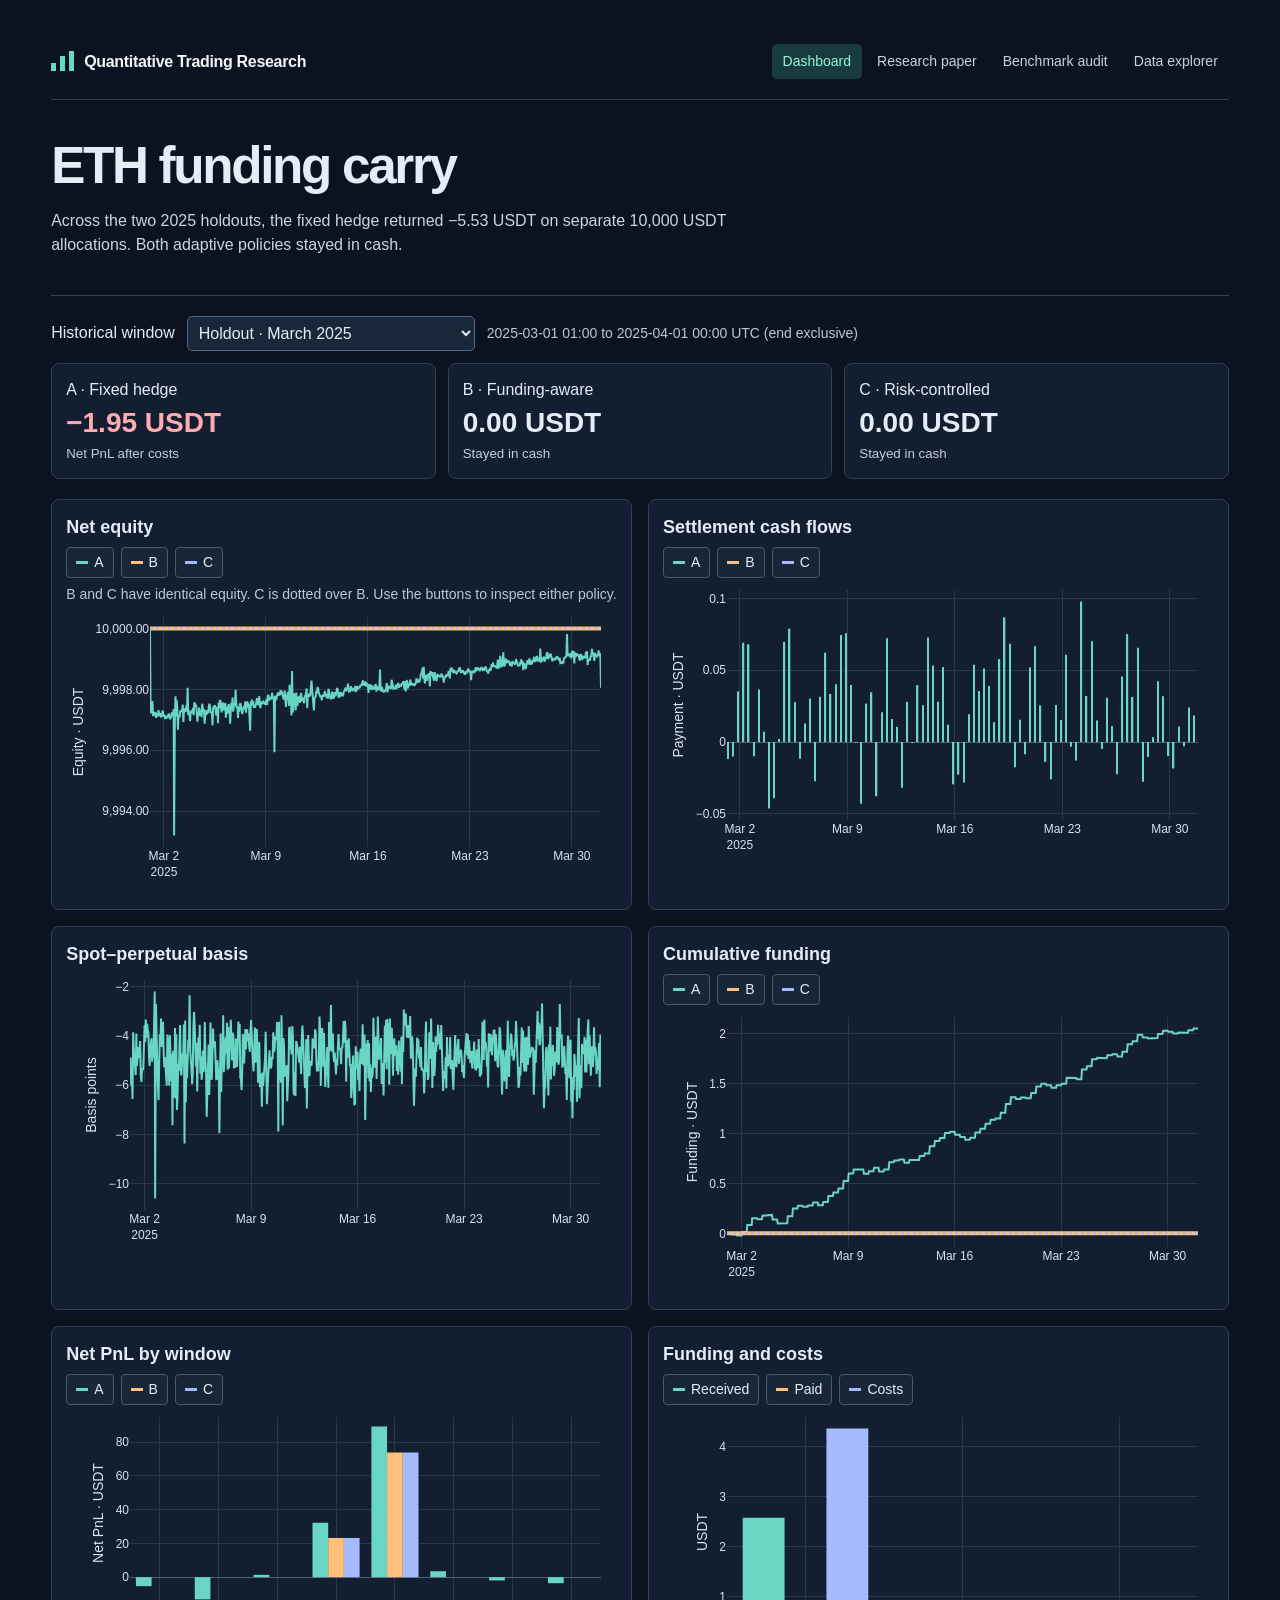
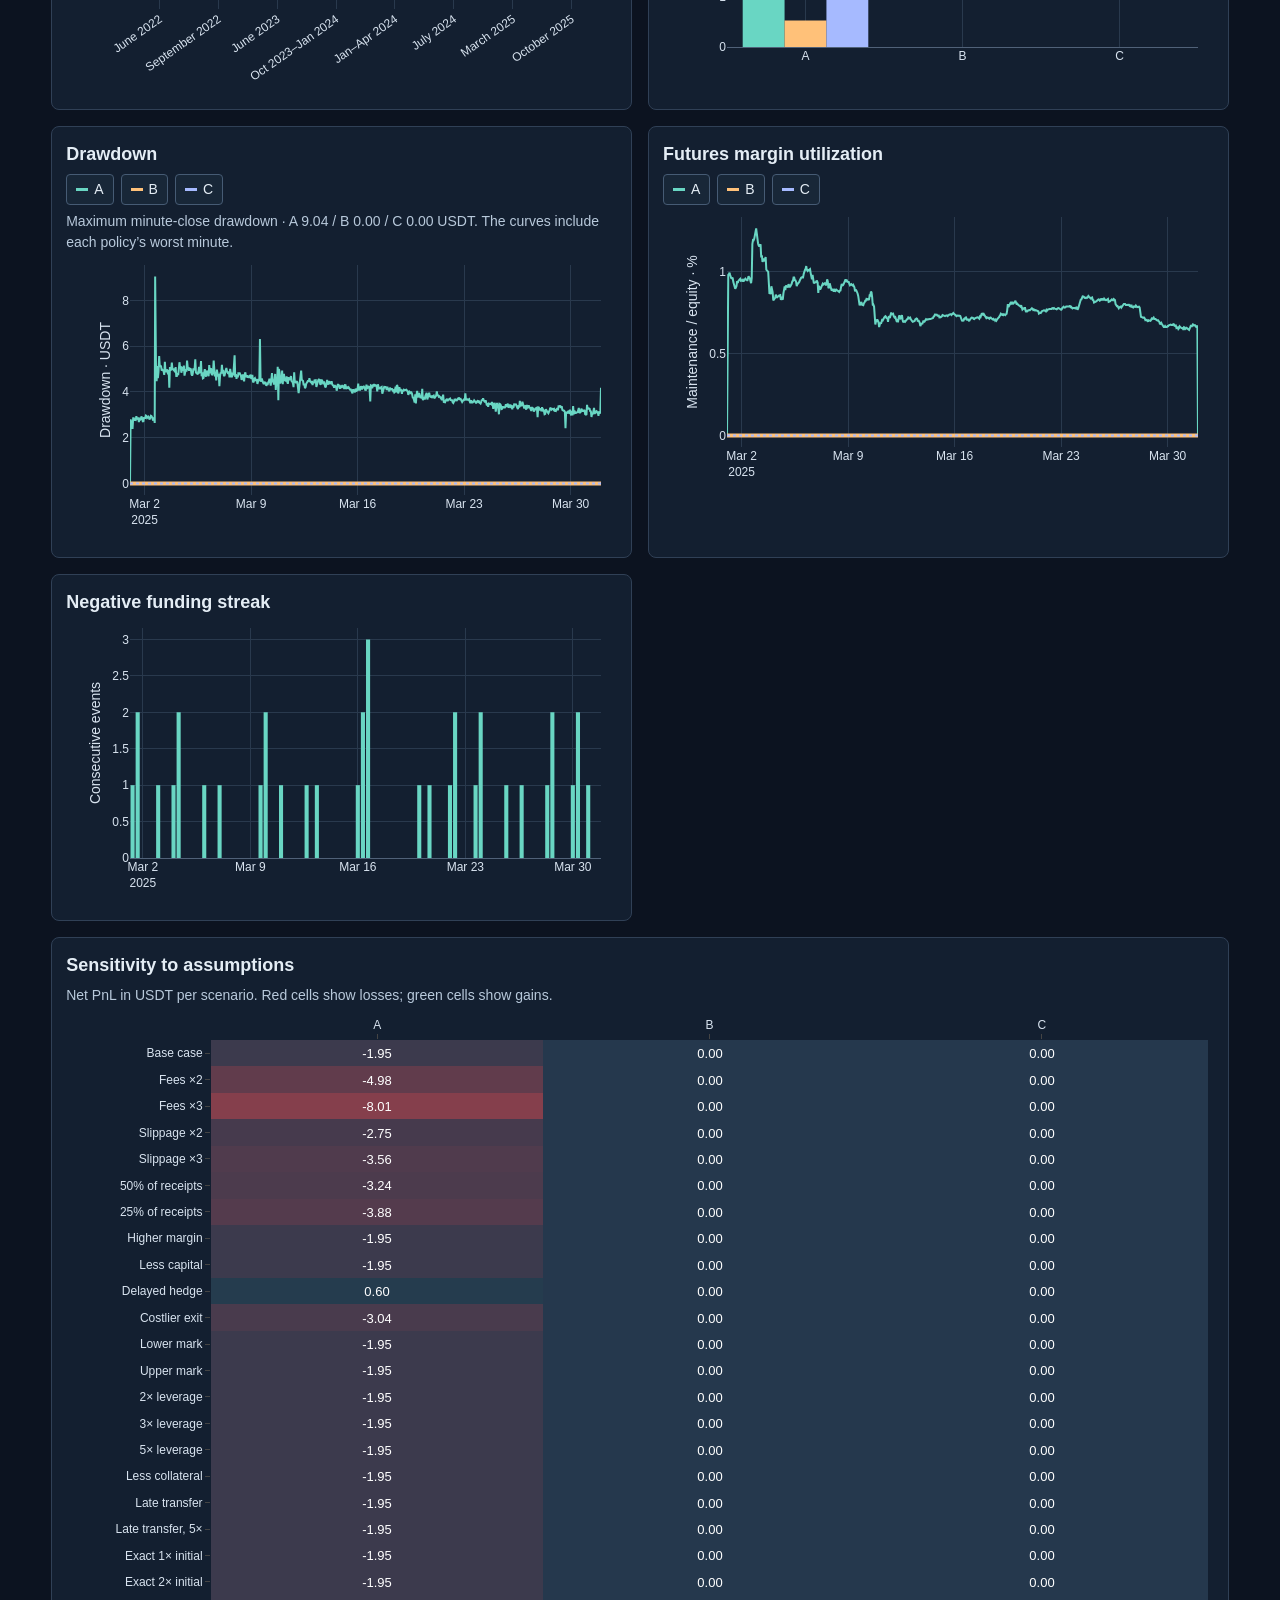
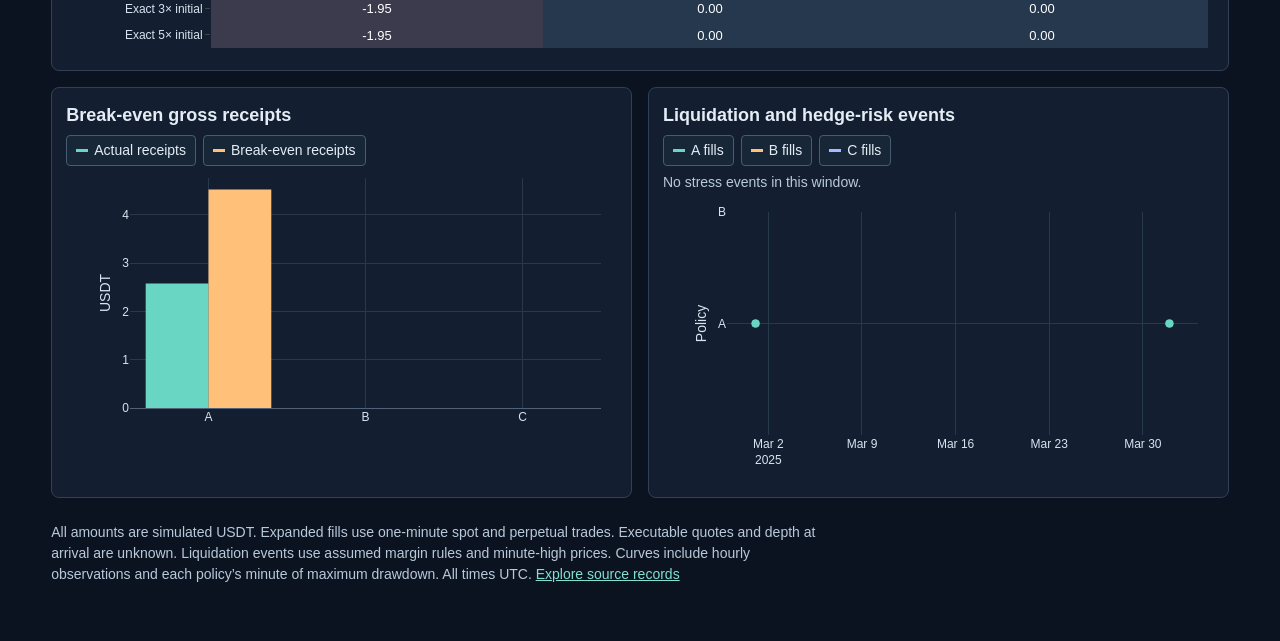
<file: index.html>
<!doctype html>
<html lang="en">
<head>
  <meta charset="utf-8">
  <meta name="viewport" content="width=device-width, initial-scale=1">
  <script>location.replace("reports/funding-carry/final/index.html" + location.search + location.hash);</script>
  <meta http-equiv="refresh" content="0; url=reports/funding-carry/final/index.html">
  <title>Quantitative Trading Research</title>
</head>
<body>
  <p><a href="reports/funding-carry/final/index.html">Open the interactive ETH funding-carry dashboard</a></p>
</body>
</html>
</file>
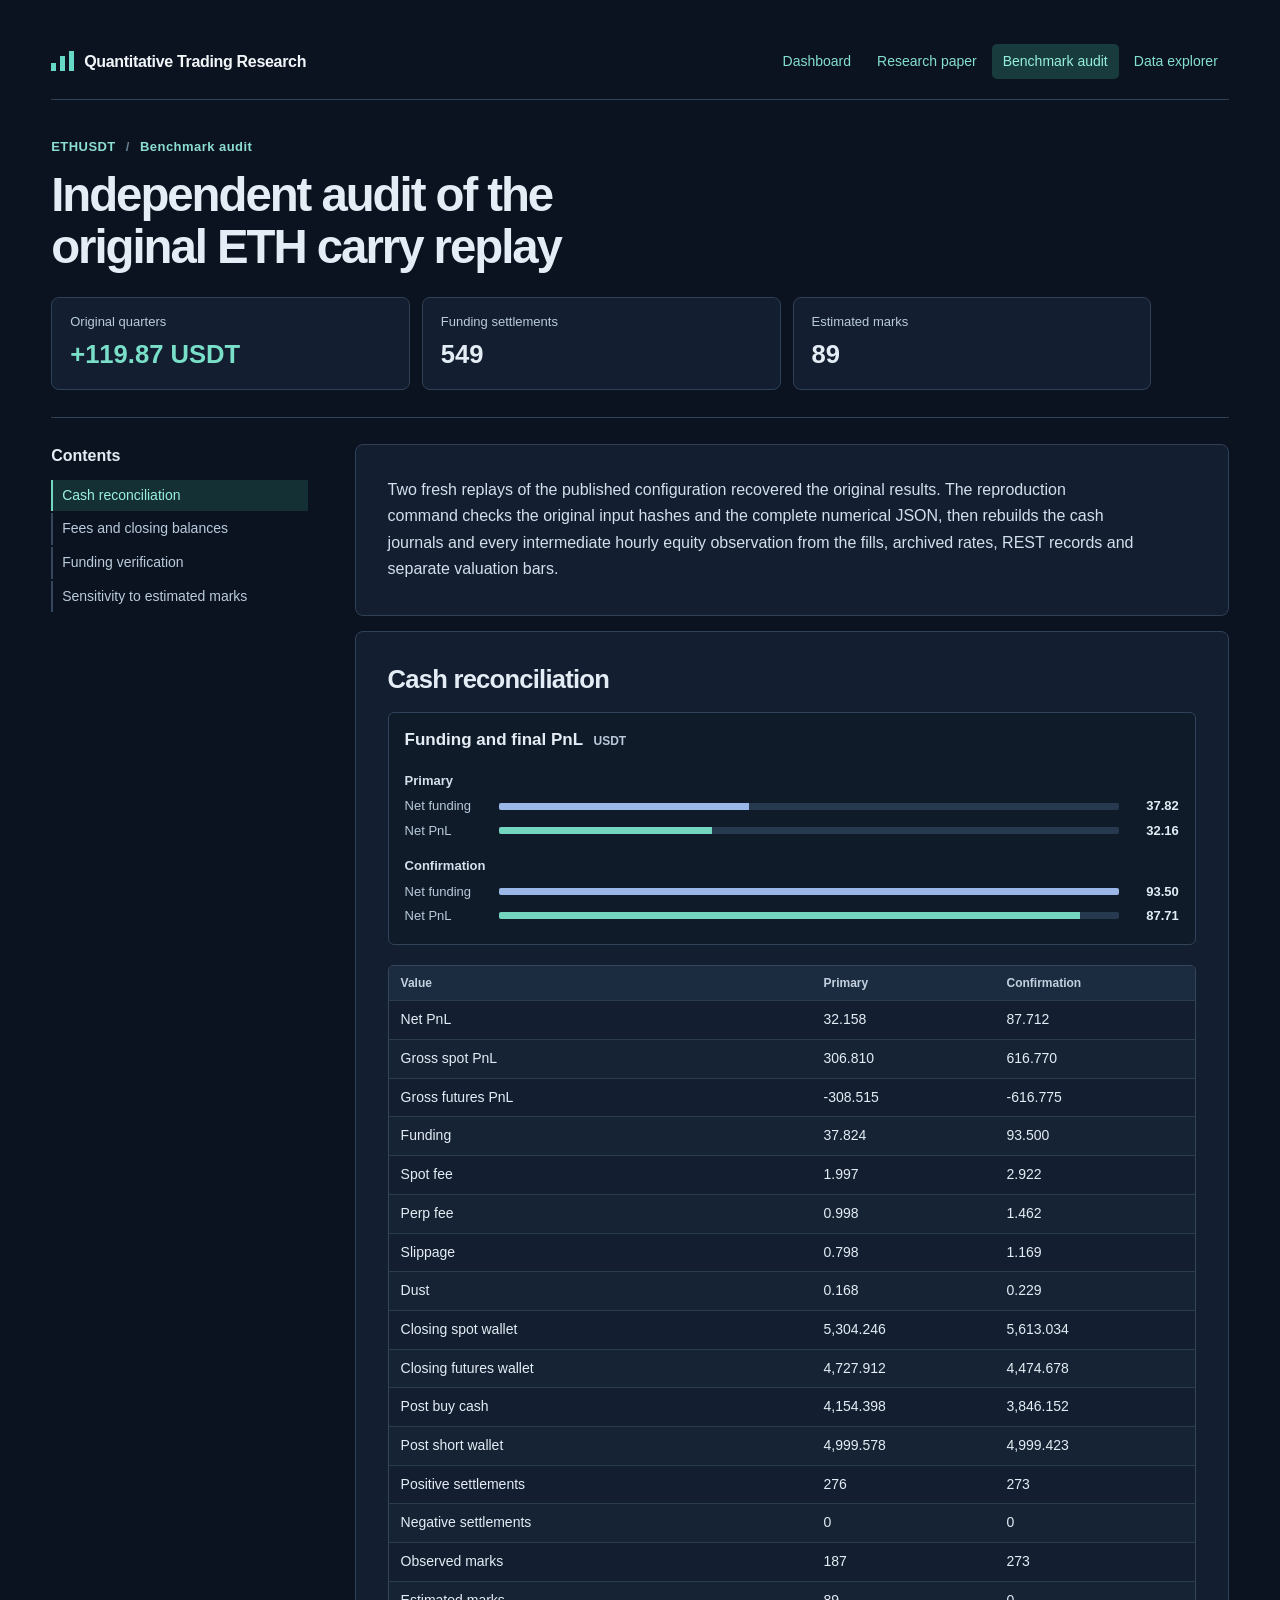
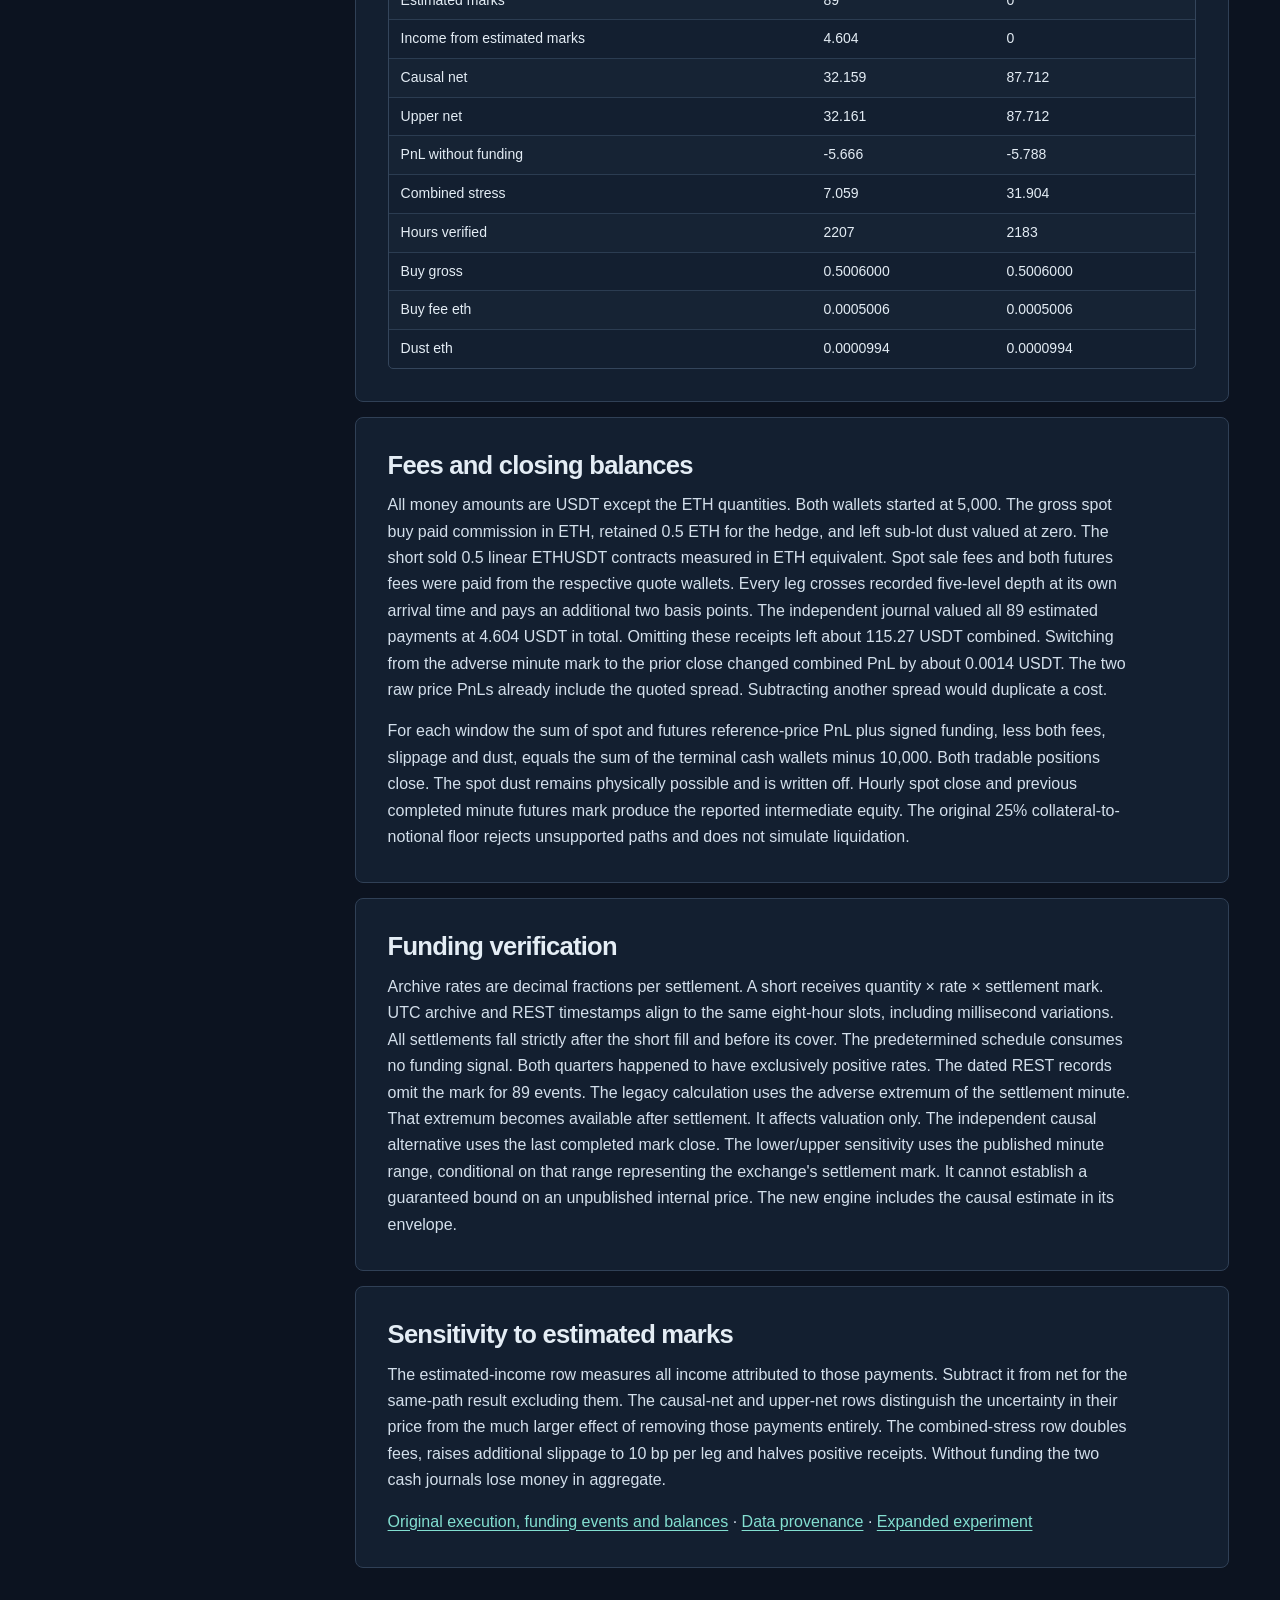
<file: reports/funding-carry/audit.html>
<!doctype html><html lang="en"><head><meta charset="utf-8"><meta name="viewport" content="width=device-width, initial-scale=1"><title>Independent audit of the original ETH carry replay · ETH research</title><style>/* Shared study navigation. Publication pages use the dashboard's palette and typography. */
.sitebar{display:flex;align-items:center;justify-content:space-between;gap:16px;padding:12px 0 20px;margin-bottom:28px;border-bottom:1px solid #304156;font:500 14px/1.35 Inter,"Segoe UI",sans-serif}
.site-brand{display:flex;align-items:center;gap:10px;color:#f2f6f9;letter-spacing:-.02em;font-size:16px;font-weight:650}
.site-brand i{display:block;width:23px;height:20px;background:linear-gradient(to top,#65d9c5 0 100%) left bottom/5px 40% no-repeat,linear-gradient(to top,#65d9c5 0 100%) center bottom/5px 76% no-repeat,linear-gradient(to top,#65d9c5 0 100%) right bottom/5px 100% no-repeat}
.sitebar nav{display:flex;align-items:center;gap:4px;flex-wrap:wrap}.sitebar a{color:#c3d2e1;text-decoration:none;padding:8px 11px;border-radius:5px}.sitebar a:hover,.sitebar a:focus-visible{background:#1a2b40;color:white}.sitebar a[aria-current=page]{background:#183b3d;color:#96f0dc}
.publication{box-sizing:border-box;color-scheme:dark;background:#0c1320;color:#e4edf5;font:16px/1.55 Inter,"Segoe UI",sans-serif;max-width:1540px;margin:auto;padding:32px clamp(14px,4vw,64px)}
.publication *{box-sizing:border-box}.publication a{color:#83dfd1;text-underline-offset:3px}.publication :focus-visible{outline:2px solid #ffc179;outline-offset:3px}
.publication h1,.publication h2,.publication h3,.publication p{margin:0}.publication main{min-width:0}
.mast{padding:10px 0 27px;border-bottom:1px solid #304156}.context{font:600 13px/1.4 "Segoe UI",sans-serif;letter-spacing:.035em;color:#8cded4}.context span{color:#688198;margin:0 6px}
.publication h1{font-size:clamp(32px,3.7vw,52px);line-height:1.1;letter-spacing:-.043em;font-weight:620;max-width:37ch;margin:13px 0 24px;text-wrap:balance}
.stats{display:grid;grid-template-columns:repeat(3,minmax(0,1fr));gap:12px;max-width:1100px}
.stats>div,.data-controls,.data-card,.reader article>section{background:#131f30;border:1px solid #304056;border-radius:8px}
.stats>div{padding:14px 18px}.stats small,.stats strong{display:block}.stats small{color:#b9cbdc;font-size:13px}.stats strong{font-variant-numeric:tabular-nums;font-weight:600;font-size:clamp(20px,2vw,28px);margin-top:3px}.gain{color:#79dfc9}.loss{color:#ffabb1}
.reader-grid{display:grid;grid-template-columns:minmax(190px,265px) minmax(0,1fr);gap:clamp(20px,3vw,42px);margin-top:26px;align-items:start}
.contents{position:sticky;top:16px;max-height:calc(100vh - 32px);overflow:auto;padding-right:8px}.contents h2{font-size:16px;margin:0 0 11px}.contents nav{display:grid;gap:2px}.contents a{color:#b9cbdc;text-decoration:none;font-size:14px;line-height:1.4;padding:6px 9px;border-left:2px solid #35455b}.contents a:hover,.contents a[aria-current=location]{color:#9af0dd;background:#153035;border-color:#72d7c2}
.reader,.reader article{min-width:0}.reader article>section{padding:clamp(16px,2.6vw,32px);margin-bottom:15px;scroll-margin:16px}
.reader h2{font-size:clamp(21px,2vw,29px);letter-spacing:-.03em;line-height:1.2;margin-bottom:12px;scroll-margin:18px}
.reader p{max-width:84ch;color:#d3dfeb;line-height:1.65}.reader p+p,.reader .table-scroll+p,.reader p+.table-scroll{margin-top:15px}
.reader img{width:min(800px,100%);height:auto;display:block;border-radius:5px}.reader code{font-size:.9em;overflow-wrap:anywhere;color:#b5e6df}
.table-scroll{overflow:auto;max-width:100%;border:1px solid #34455b;border-radius:5px;scrollbar-color:#476079 #142134}
.publication table{border-collapse:separate;border-spacing:0;width:100%;font-size:14px;font-variant-numeric:tabular-nums}
.publication th,.publication td{padding:8px 12px;text-align:left;border-bottom:1px solid #2b3c51}
.publication th{font-size:12px;font-weight:650;background:#1b2c41;color:#c3d1df}
.publication tbody tr:last-child td{border-bottom:0}.publication tbody tr:nth-child(even){background:#162334}
.reader th{white-space:nowrap}.reader td:not(:first-child){white-space:nowrap}.chapter-picker{display:none}
.publication button,.publication select,.publication input,.download-link{font:inherit;font-size:14px;color:#e4edf5;border:1px solid #4c627b;background:#18283b;border-radius:5px;padding:8px 11px}
.publication button,.publication select{cursor:pointer}.publication button:disabled{opacity:.42;cursor:default}.publication button:hover:enabled,.download-link:hover{background:#22394c}
.data-mast{display:flex;gap:20px;align-items:end;justify-content:space-between}.data-mast h1{margin-bottom:8px}.data-mast p:last-child{color:#b8cada}
.download-link{display:inline-block;text-decoration:none;white-space:nowrap}.data-controls{display:flex;align-items:end;gap:12px;flex-wrap:wrap;padding:16px;margin:20px 0 14px}
.data-controls label,.chapter-picker{font-size:13px;color:#c4d3e2}.data-controls label{display:grid;gap:4px}.data-controls label[hidden]{display:none}
.data-controls .search{flex:1;min-width:160px}.data-controls select,.data-controls input,.chapter-picker select{max-width:100%;min-height:38px}
.data-card{padding:clamp(12px,2vw,22px);min-width:0}.data-title,.page-controls,.dialog-head{display:flex;align-items:center;justify-content:space-between;gap:12px;flex-wrap:wrap}
.data-title{margin-bottom:14px}.data-title h2{font-size:23px;letter-spacing:-.02em}.data-title span,#page-label{font-size:14px;color:#b8cada}
.data-card td{white-space:nowrap;max-width:42ch;overflow:hidden;text-overflow:ellipsis}.data-card th{white-space:nowrap}
.page-controls{margin-top:14px}.page-controls div{display:flex;gap:8px}.record-button{font-size:13px!important;padding:4px 9px!important}
dialog{color-scheme:dark;color:#e4edf5;background:#142135;border:1px solid #526984;border-radius:10px;padding:20px;width:min(620px,94vw);max-height:85vh}dialog::backdrop{background:#030914b8}
dialog dl{margin:14px 0 0}dialog dl div{display:grid;grid-template-columns:minmax(90px,1fr) minmax(0,2fr);gap:14px;padding:8px 0;border-top:1px solid #31435a}dialog dt{color:#a9bfd1}dialog dd{margin:0;overflow-wrap:anywhere}
@media(max-width:800px){.reader-grid{display:block}.contents{display:none}.chapter-picker{display:grid;gap:5px;margin:0 0 12px}.sitebar{align-items:flex-start;flex-direction:column;padding:8px 0 14px;gap:8px}.sitebar nav{gap:2px}.sitebar a{padding:6px 8px}.data-mast{align-items:start;flex-direction:column}}
@media(max-width:600px){.publication{padding:14px}.sitebar{margin-bottom:17px}.sitebar nav{font-size:13px}.sitebar a{padding:6px}.stats{grid-template-columns:1fr;gap:5px}.stats>div{display:flex;gap:8px;align-items:center;justify-content:space-between;padding:7px 12px}.stats strong{font-size:18px;margin:0}.mast{padding:2px 0 18px}.reader-grid{margin-top:15px}.data-controls{gap:9px}.data-controls label{flex:1 1 110px;min-width:0}.data-controls label:first-child,.data-controls .search{flex-basis:100%}.reader article>section{padding:15px}.data-title{align-items:start}.publication .table-scroll{font-size:13px}}
@media print{.publication{background:white;color:black;padding:0}.sitebar,.contents,.chapter-picker,.data-controls,.download-link{display:none}.reader-grid{display:block}.reader p,.stats small,.publication h1,.publication h2{color:black}.reader article>section,.stats>div{background:white;border:0}.publication th,.publication tbody tr:nth-child(even){background:#eee;color:black}}

.bridge{margin:18px 0 20px;padding:14px 16px;background:#101b2a;border:1px solid #304358;border-radius:6px}
.bridge figcaption{font-size:17px;font-weight:600;margin-bottom:14px}.bridge small{font-size:12px;color:#b8cada;margin-left:6px}
.quarter+.quarter{margin-top:12px}.quarter>strong{font-size:13px;color:#d4e1eb}.bar-row{display:grid;grid-template-columns:86px minmax(40px,1fr) 52px;gap:8px;align-items:center;font-size:13px;color:#b8cada;margin:4px 0}.bar-row b{text-align:right;font-variant-numeric:tabular-nums;color:#e1edf5}
.track{height:7px;background:#26394e;border-radius:2px;overflow:hidden}.track i{display:block;height:100%;background:#9bb7e8}.bar-row:last-child .track i{background:#74d6bf}
</style></head><body class="publication"><div class="sitebar"><span class="site-brand"><i aria-hidden="true"></i>Quantitative Trading Research</span><nav aria-label="Study navigation"><a href="final/index.html">Dashboard</a><a href="final/research.html">Research paper</a><a href="final/../audit.html" aria-current="page">Benchmark audit</a><a href="final/data.html">Data explorer</a></nav></div><main><header class="mast"><p class="context">ETHUSDT <span>/</span> Benchmark audit</p>
<h1>Independent audit of the original ETH carry replay</h1><div class="stats"><div><small>Original quarters</small><strong class="gain">+119.87 USDT</strong></div><div><small>Funding settlements</small><strong class="">549</strong></div><div><small>Estimated marks</small><strong class="">89</strong></div></div></header>
<div class="reader-grid"><aside class="contents"><h2>Contents</h2><nav aria-label="On this page"><a href="#cash-reconciliation">Cash reconciliation</a><a href="#fees-and-closing-balances">Fees and closing balances</a><a href="#funding-verification">Funding verification</a><a href="#sensitivity-to-estimated-marks">Sensitivity to estimated marks</a></nav></aside>
<div class="reader"><label class="chapter-picker">Jump to section <select id="chapter"><option value="cash-reconciliation">Cash reconciliation</option><option value="fees-and-closing-balances">Fees and closing balances</option><option value="funding-verification">Funding verification</option><option value="sensitivity-to-estimated-marks">Sensitivity to estimated marks</option></select></label><article><section><p>Two fresh replays of the published configuration recovered the original results. The reproduction command checks the original input hashes and the complete numerical JSON, then rebuilds the cash journals and every intermediate hourly equity observation from the fills, archived rates, REST records and separate valuation bars.</p>
</section><section><h2 id="cash-reconciliation">Cash reconciliation</h2>
<figure class="bridge"><figcaption>Funding and final PnL <small>USDT</small></figcaption><div class="quarter"><strong>Primary</strong><div class="bar-row"><span>Net funding</span><span class="track"><i style="width:40.453%"></i></span><b>37.82</b></div><div class="bar-row"><span>Net PnL</span><span class="track"><i style="width:34.394%"></i></span><b>32.16</b></div></div><div class="quarter"><strong>Confirmation</strong><div class="bar-row"><span>Net funding</span><span class="track"><i style="width:100.000%"></i></span><b>93.50</b></div><div class="bar-row"><span>Net PnL</span><span class="track"><i style="width:93.810%"></i></span><b>87.71</b></div></div></figure><div class="table-scroll" tabindex="0" role="region" aria-label="Research table"><table>
<thead>
<tr>
<th>Value</th>
<th>Primary</th>
<th>Confirmation</th>
</tr>
</thead>
<tbody>
<tr>
<td>Net PnL</td>
<td>32.158</td>
<td>87.712</td>
</tr>
<tr>
<td>Gross spot PnL</td>
<td>306.810</td>
<td>616.770</td>
</tr>
<tr>
<td>Gross futures PnL</td>
<td>-308.515</td>
<td>-616.775</td>
</tr>
<tr>
<td>Funding</td>
<td>37.824</td>
<td>93.500</td>
</tr>
<tr>
<td>Spot fee</td>
<td>1.997</td>
<td>2.922</td>
</tr>
<tr>
<td>Perp fee</td>
<td>0.998</td>
<td>1.462</td>
</tr>
<tr>
<td>Slippage</td>
<td>0.798</td>
<td>1.169</td>
</tr>
<tr>
<td>Dust</td>
<td>0.168</td>
<td>0.229</td>
</tr>
<tr>
<td>Closing spot wallet</td>
<td>5,304.246</td>
<td>5,613.034</td>
</tr>
<tr>
<td>Closing futures wallet</td>
<td>4,727.912</td>
<td>4,474.678</td>
</tr>
<tr>
<td>Post buy cash</td>
<td>4,154.398</td>
<td>3,846.152</td>
</tr>
<tr>
<td>Post short wallet</td>
<td>4,999.578</td>
<td>4,999.423</td>
</tr>
<tr>
<td>Positive settlements</td>
<td>276</td>
<td>273</td>
</tr>
<tr>
<td>Negative settlements</td>
<td>0</td>
<td>0</td>
</tr>
<tr>
<td>Observed marks</td>
<td>187</td>
<td>273</td>
</tr>
<tr>
<td>Estimated marks</td>
<td>89</td>
<td>0</td>
</tr>
<tr>
<td>Income from estimated marks</td>
<td>4.604</td>
<td>0</td>
</tr>
<tr>
<td>Causal net</td>
<td>32.159</td>
<td>87.712</td>
</tr>
<tr>
<td>Upper net</td>
<td>32.161</td>
<td>87.712</td>
</tr>
<tr>
<td>PnL without funding</td>
<td>-5.666</td>
<td>-5.788</td>
</tr>
<tr>
<td>Combined stress</td>
<td>7.059</td>
<td>31.904</td>
</tr>
<tr>
<td>Hours verified</td>
<td>2207</td>
<td>2183</td>
</tr>
<tr>
<td>Buy gross</td>
<td>0.5006000</td>
<td>0.5006000</td>
</tr>
<tr>
<td>Buy fee eth</td>
<td>0.0005006</td>
<td>0.0005006</td>
</tr>
<tr>
<td>Dust eth</td>
<td>0.0000994</td>
<td>0.0000994</td>
</tr>
</tbody>
</table></div>
</section><section><h2 id="fees-and-closing-balances">Fees and closing balances</h2>
<p>All money amounts are USDT except the ETH quantities. Both wallets started at 5,000. The gross spot buy paid commission in ETH, retained 0.5 ETH for the hedge, and left sub-lot dust valued at zero. The short sold 0.5 linear ETHUSDT contracts measured in ETH equivalent. Spot sale fees and both futures fees were paid from the respective quote wallets. Every leg crosses recorded five-level depth at its own arrival time and pays an additional two basis points. The independent journal valued all 89 estimated payments at 4.604 USDT in total. Omitting these receipts left about 115.27 USDT combined. Switching from the adverse minute mark to the prior close changed combined PnL by about 0.0014 USDT. The two raw price PnLs already include the quoted spread. Subtracting another spread would duplicate a cost.</p>
<p>For each window the sum of spot and futures reference-price PnL plus signed funding, less both fees, slippage and dust, equals the sum of the terminal cash wallets minus 10,000. Both tradable positions close. The spot dust remains physically possible and is written off. Hourly spot close and previous completed minute futures mark produce the reported intermediate equity. The original 25% collateral-to-notional floor rejects unsupported paths and does not simulate liquidation.</p>
</section><section><h2 id="funding-verification">Funding verification</h2>
<p>Archive rates are decimal fractions per settlement. A short receives quantity × rate × settlement mark. UTC archive and REST timestamps align to the same eight-hour slots, including millisecond variations. All settlements fall strictly after the short fill and before its cover. The predetermined schedule consumes no funding signal. Both quarters happened to have exclusively positive rates. The dated REST records omit the mark for 89 events. The legacy calculation uses the adverse extremum of the settlement minute. That extremum becomes available after settlement. It affects valuation only. The independent causal alternative uses the last completed mark close. The lower/upper sensitivity uses the published minute range, conditional on that range representing the exchange's settlement mark. It cannot establish a guaranteed bound on an unpublished internal price. The new engine includes the causal estimate in its envelope.</p>
</section><section><h2 id="sensitivity-to-estimated-marks">Sensitivity to estimated marks</h2>
<p>The estimated-income row measures all income attributed to those payments. Subtract it from net for the same-path result excluding them. The causal-net and upper-net rows distinguish the uncertainty in their price from the much larger effect of removing those payments entirely. The combined-stress row doubles fees, raises additional slippage to 10 bp per leg and halves positive receipts. Without funding the two cash journals lose money in aggregate.</p>
<p><a href="final/data.html#benchmarks">Original execution, funding events and balances</a> · <a href="final/data.html#benchmark-sources">Data provenance</a> · <a href="final/research.html">Expanded experiment</a></p></section></article></div></div></main><script>
const links=[...document.querySelectorAll('.contents a')],picker=document.querySelector('#chapter');
picker.onchange=()=>{location.hash=picker.value};
let waiting=false;
function active(){waiting=false;let current=links[0];for(const a of links){if(document.getElementById(a.hash.slice(1)).getBoundingClientRect().top<135)current=a;}
if(current){for(const a of links){if(a===current)a.setAttribute('aria-current','location');else a.removeAttribute('aria-current');}
picker.value=current.hash.slice(1);}}
addEventListener('scroll',()=>{if(!waiting){waiting=true;requestAnimationFrame(active);}}, {passive:true});active();
</script></body></html>
</file>
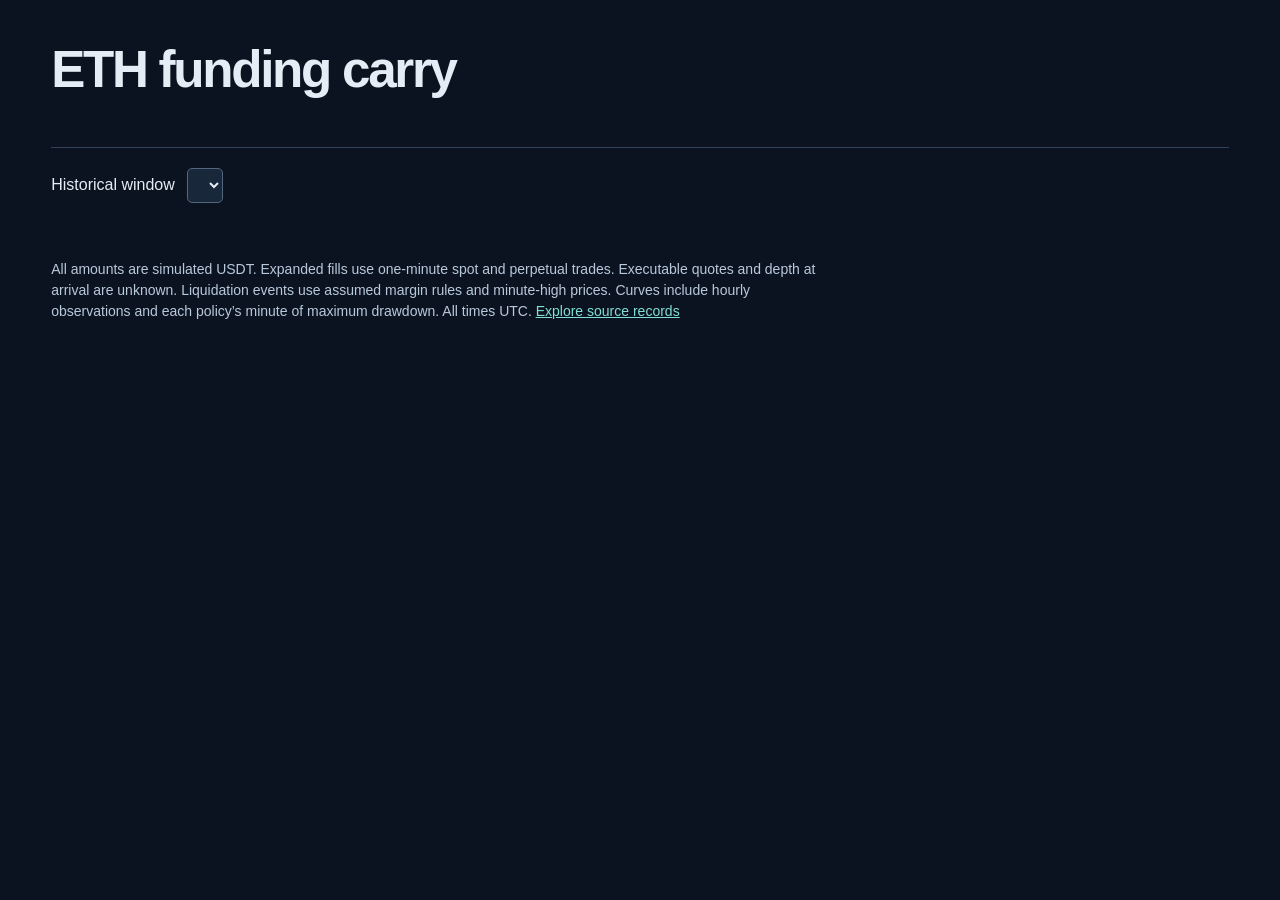
<file: src/fundingcarry/study_dashboard.html>
<!doctype html>
<html lang="en"><head>
<meta charset="utf-8"><meta name="viewport" content="width=device-width,initial-scale=1">
<title>ETH funding carry research</title>
<style>
:root{color-scheme:dark;font:16px/1.5 Inter,"Segoe UI",sans-serif;background:#0c1320;color:#e4edf5}
*{box-sizing:border-box}body{max-width:1540px;margin:auto;padding:32px clamp(14px,4vw,64px)}
h1,h2,p{margin:0}h1{font-size:clamp(34px,4vw,58px);letter-spacing:-.045em;font-weight:600}h2{font-size:18px}
header{padding-bottom:24px;border-bottom:1px solid #334358}header p{color:#c9d5e1;max-width:80ch;margin:4px 0 14px}
a{color:#80e0d3}nav{display:flex;gap:16px;flex-wrap:wrap}button,select{font:inherit;color:inherit}
select{max-width:100%;border:1px solid #54677f;border-radius:5px;background:#182739;padding:7px}
:focus-visible{outline:3px solid #f5c681;outline-offset:2px}
.controls{margin:20px 0 12px;display:flex;align-items:center;flex-wrap:wrap;gap:12px}
#dates,.chart-note,footer{font-size:14px;color:#b8c9db}
#summary{display:grid;grid-template-columns:repeat(3,1fr);gap:12px;margin-bottom:20px}
.result,main section{border:1px solid #304056;border-radius:8px;background:#131f30;padding:14px;min-width:0}
.result span,.result small{display:block}.result strong{font:600 clamp(18px,2.4vw,28px)/1.5 Inter,"Segoe UI",sans-serif;font-variant-numeric:tabular-nums}
.result small{color:#c1d0dc}.loss{color:#ffabb1}.gain{color:#79dfc9}
main{display:grid;grid-template-columns:repeat(2,minmax(0,1fr));gap:16px}main section:nth-child(10){grid-column:1/-1}
.plot{height:290px}.chart-controls{display:flex;align-items:center;gap:7px;flex-wrap:wrap;margin-top:6px}
.chart-controls:empty{display:none}.chart-note{margin-top:6px}
.trace-key{display:inline-flex;align-items:center;gap:6px;padding:4px 9px;border:1px solid #465b74;background:#182738;border-radius:4px;cursor:pointer;font-size:14px}
.trace-key::before{content:"";width:12px;height:3px;background:var(--trace)}
.trace-key[aria-pressed="false"]{text-decoration:line-through;color:#a4b2c4;background:#101a29}
#plot9{height:650px}#risk-filter{margin-left:8px}.event-list{overflow:auto;max-height:18rem;margin-top:8px}
details,summary{margin-top:6px}summary{cursor:pointer;color:#98e2d7}
table{border-collapse:collapse;width:100%;font-size:14px}th,td{padding:5px 8px;text-align:left;border-bottom:1px solid #344459}
footer{margin:24px 0;max-width:100ch}
@media(max-width:850px){main{grid-template-columns:minmax(0,1fr)}}
@media(max-width:600px){body{padding:14px}#summary{grid-template-columns:1fr;gap:5px}.result{display:grid;grid-template-columns:1fr auto;align-items:center;padding:8px 12px}.result small{grid-column:1/-1}.controls{gap:6px}.controls label{width:100%}.plot{height:260px}main section{padding:10px}.trace-key{min-height:32px}#plot9{height:720px}}
<!--site-style-->
</style>
<script><!--library--></script></head><body>
<!--navigation-->
<header><h1>ETH funding carry</h1><p id="holdout"></p>
</header>
<div class="controls"><label for="win">Historical window</label><select id="win"></select><span id="dates"></span></div>
<div id="summary" aria-live="polite" aria-label="Selected window net results"></div>
<main><!--charts--></main>
<footer>All amounts are simulated USDT. Expanded fills use one-minute spot and perpetual trades. Executable quotes and depth at arrival are unknown. Liquidation events use assumed margin rules and minute-high prices. Curves include hourly observations and each policy’s minute of maximum drawdown. All times UTC. <a href="data.html#sources">Explore source records</a></footer>
<script id="study" type="application/json"><!--data--></script><script><!--app--></script></body></html>
</file>
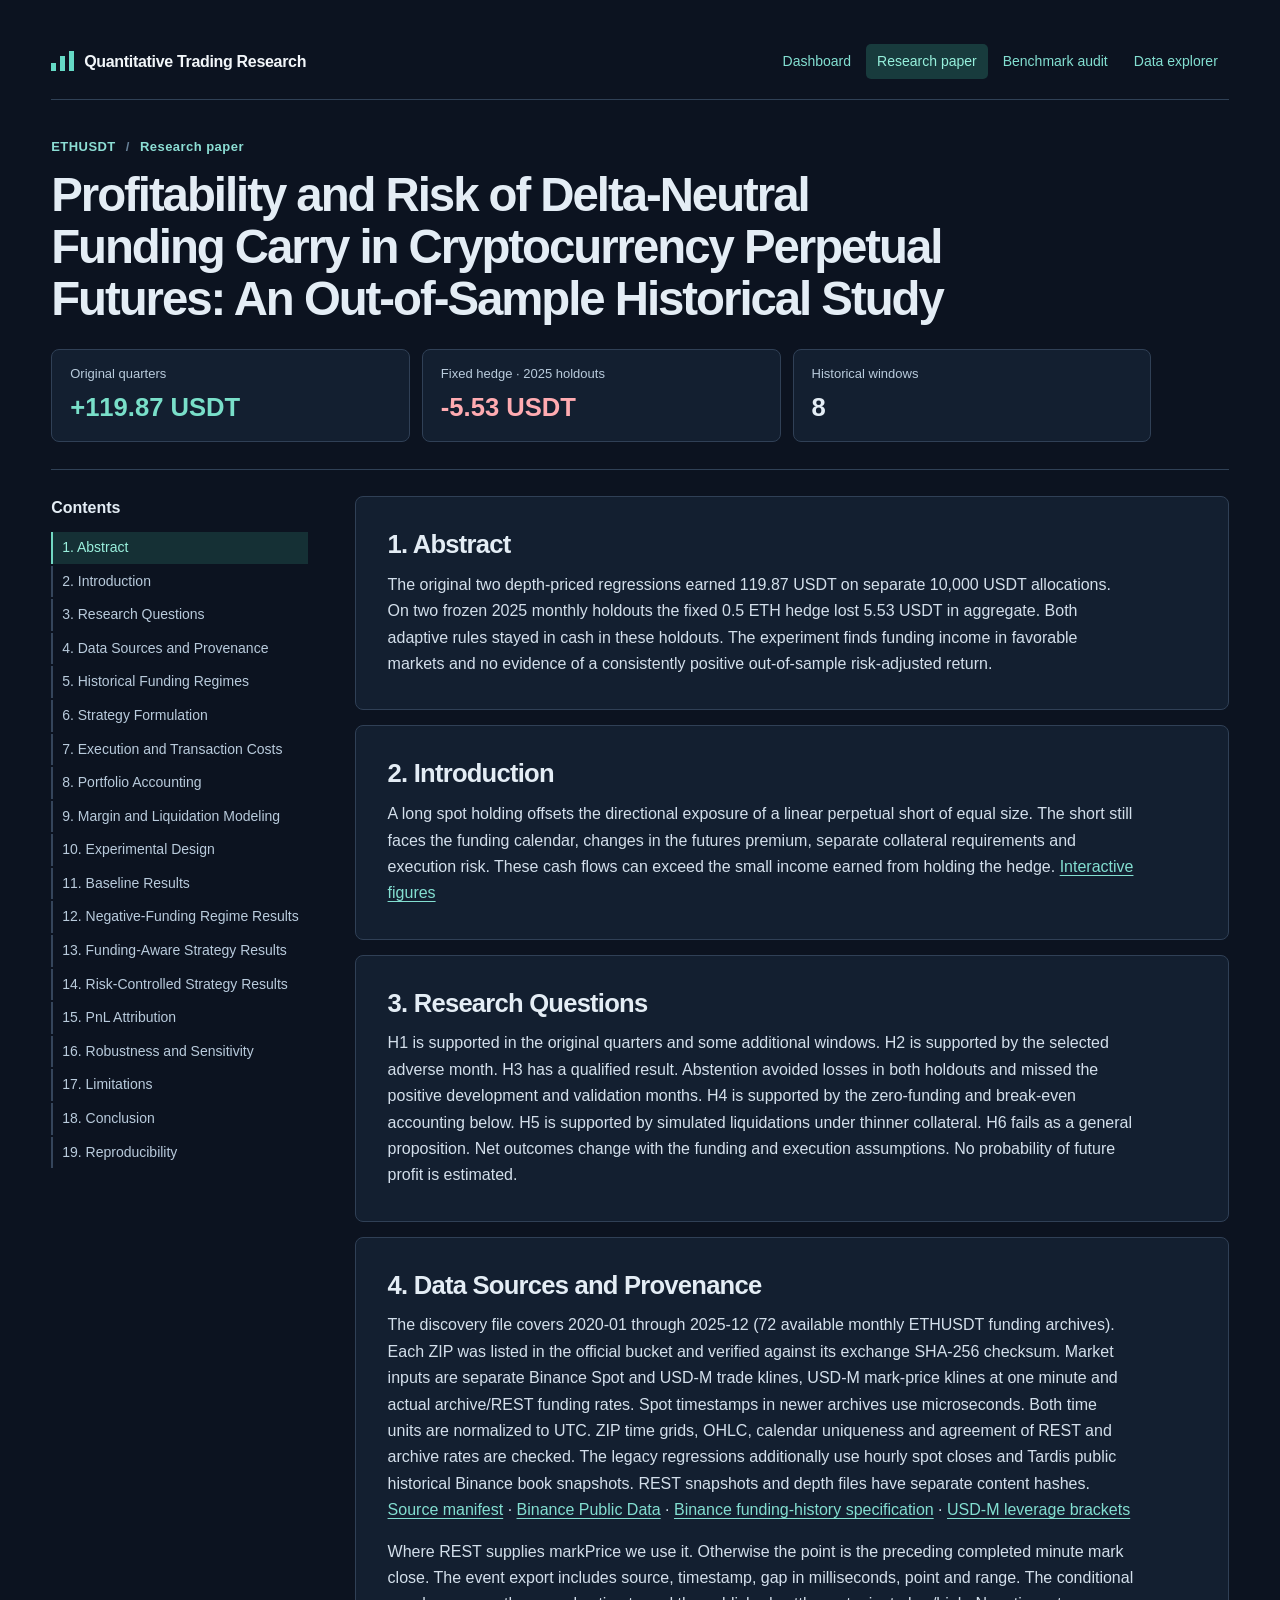
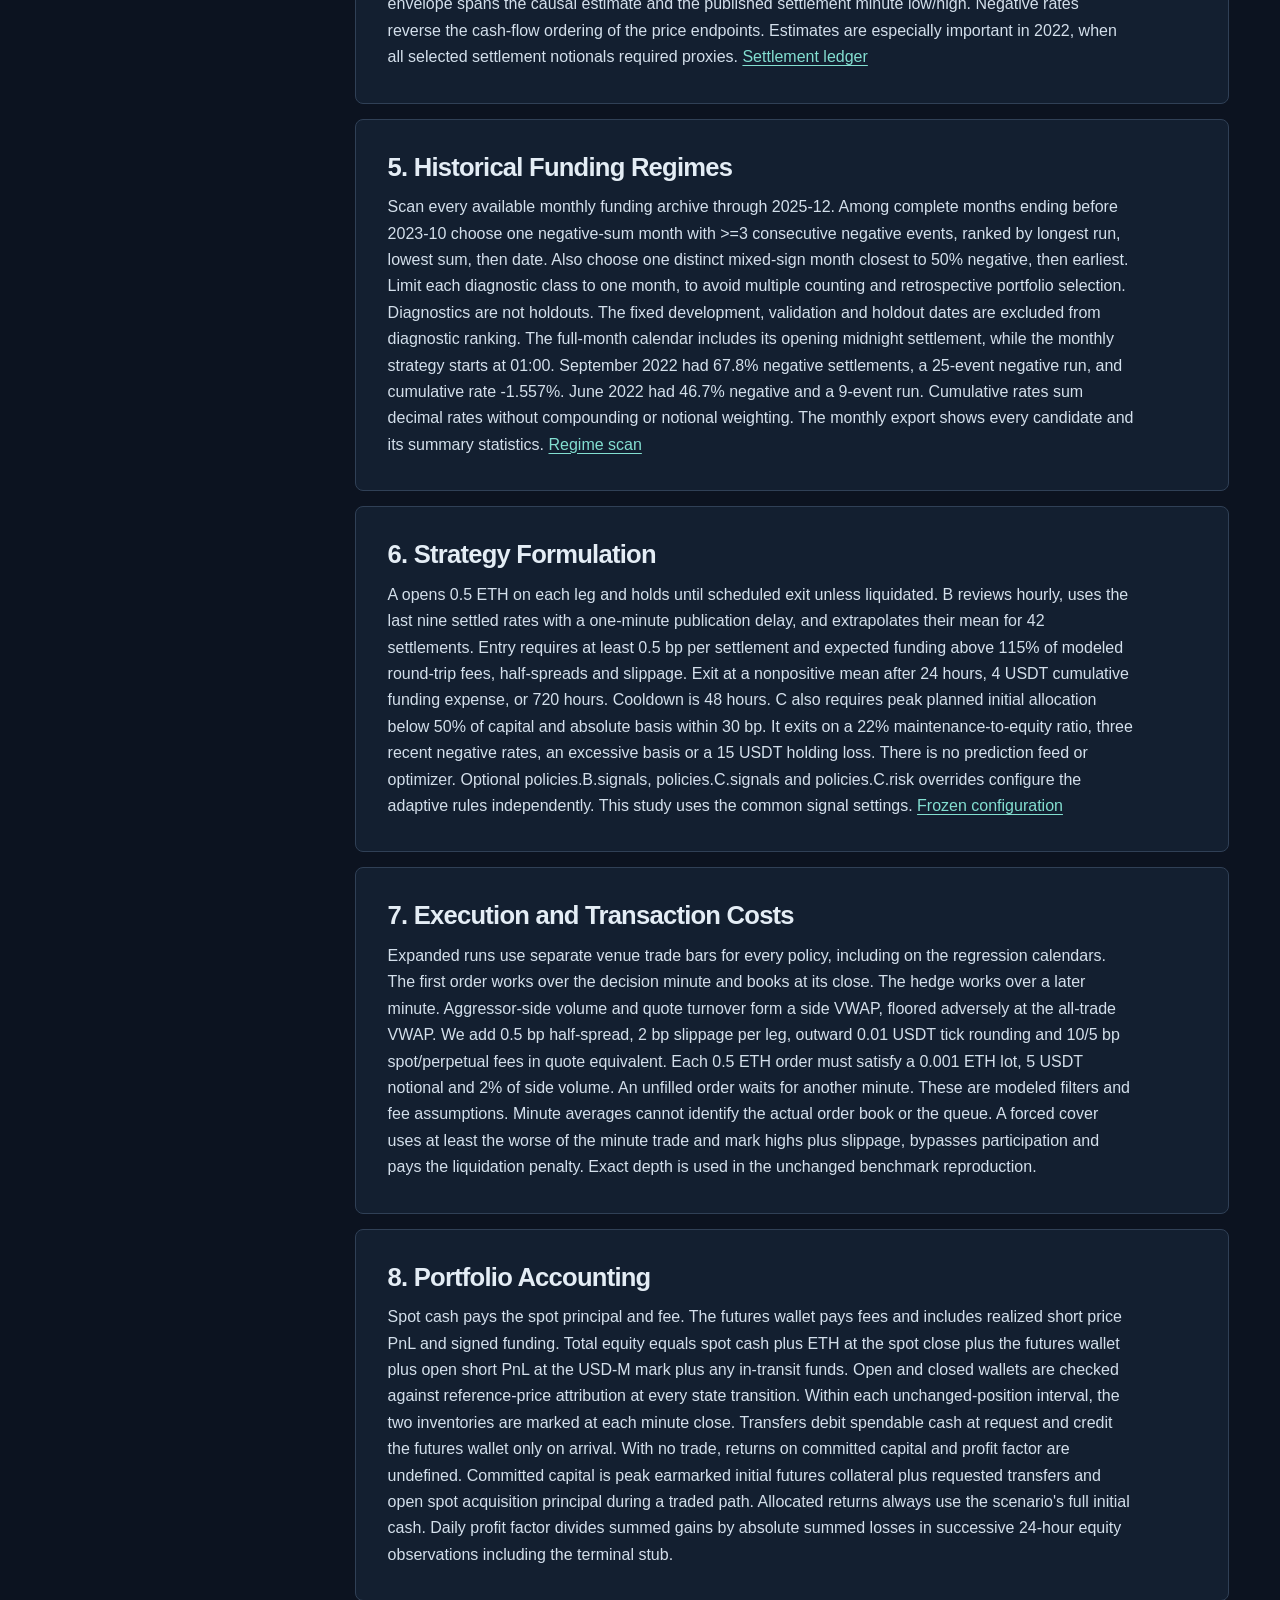
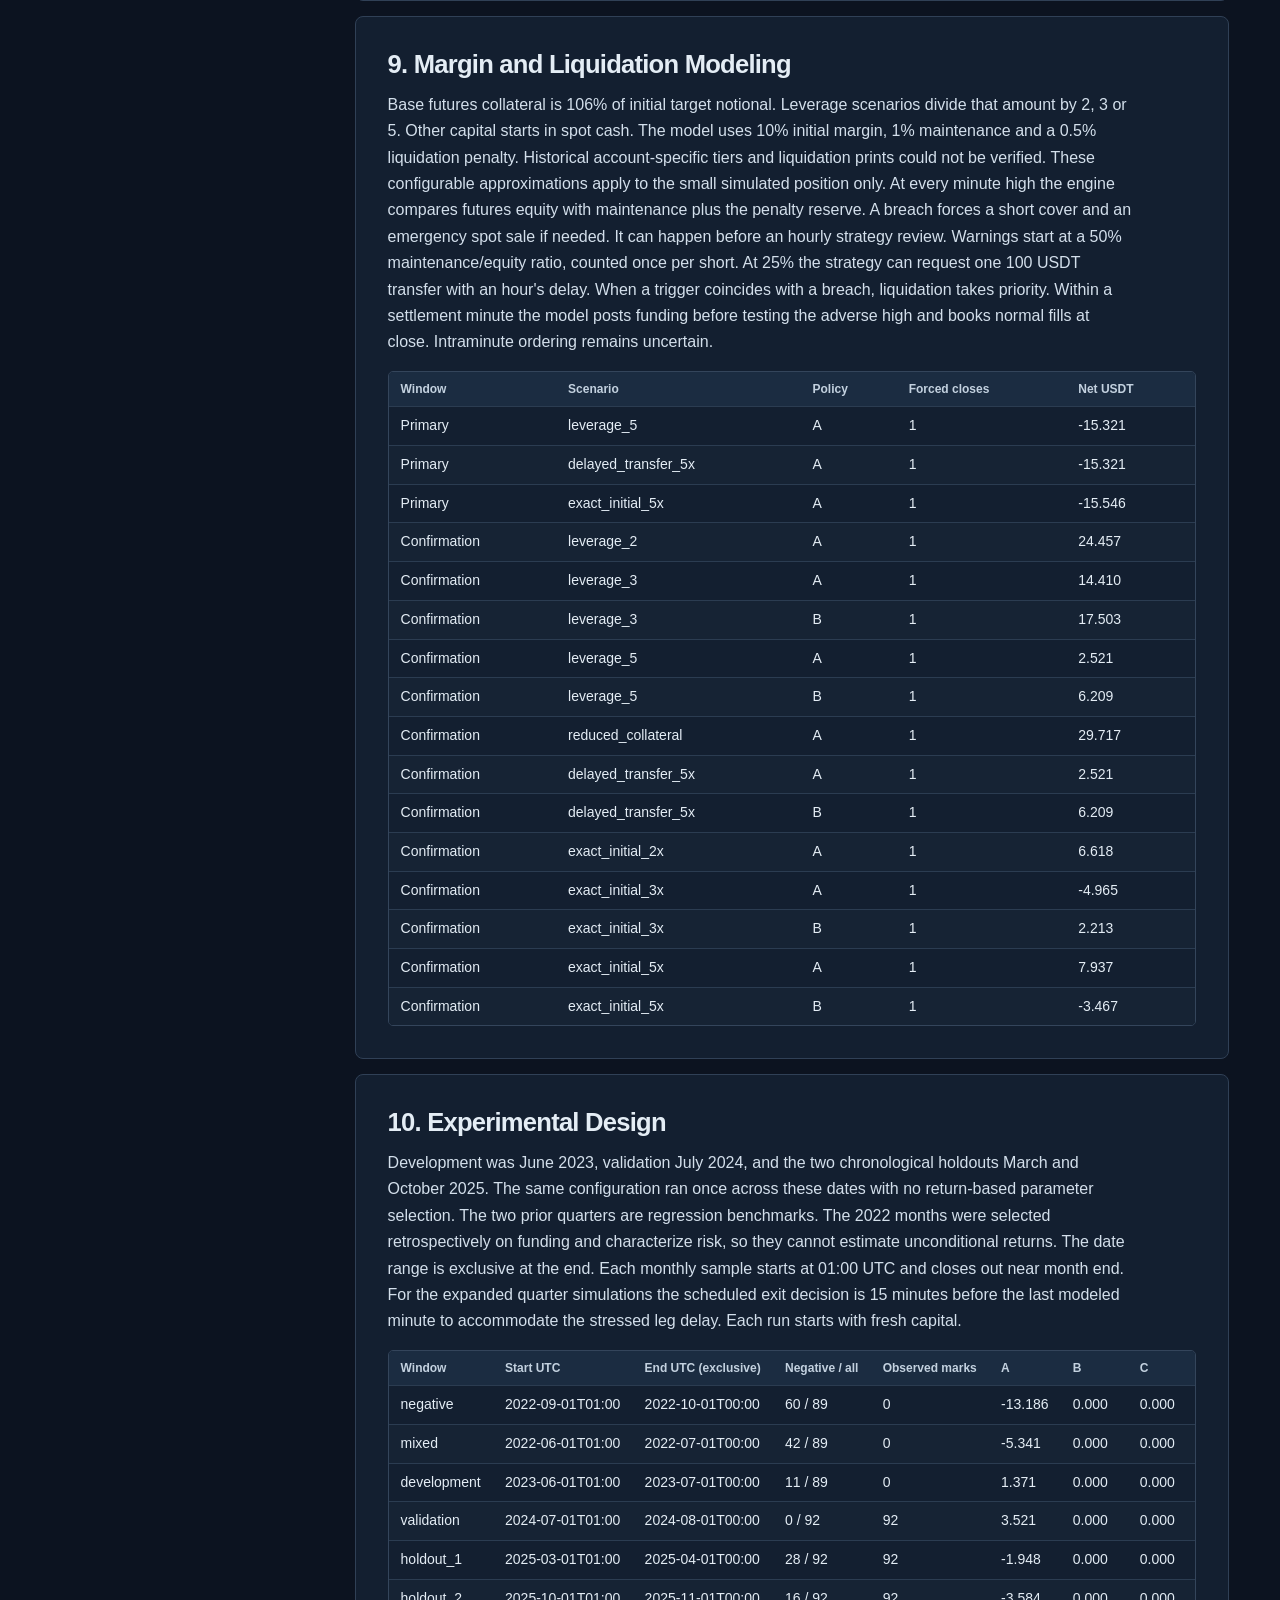
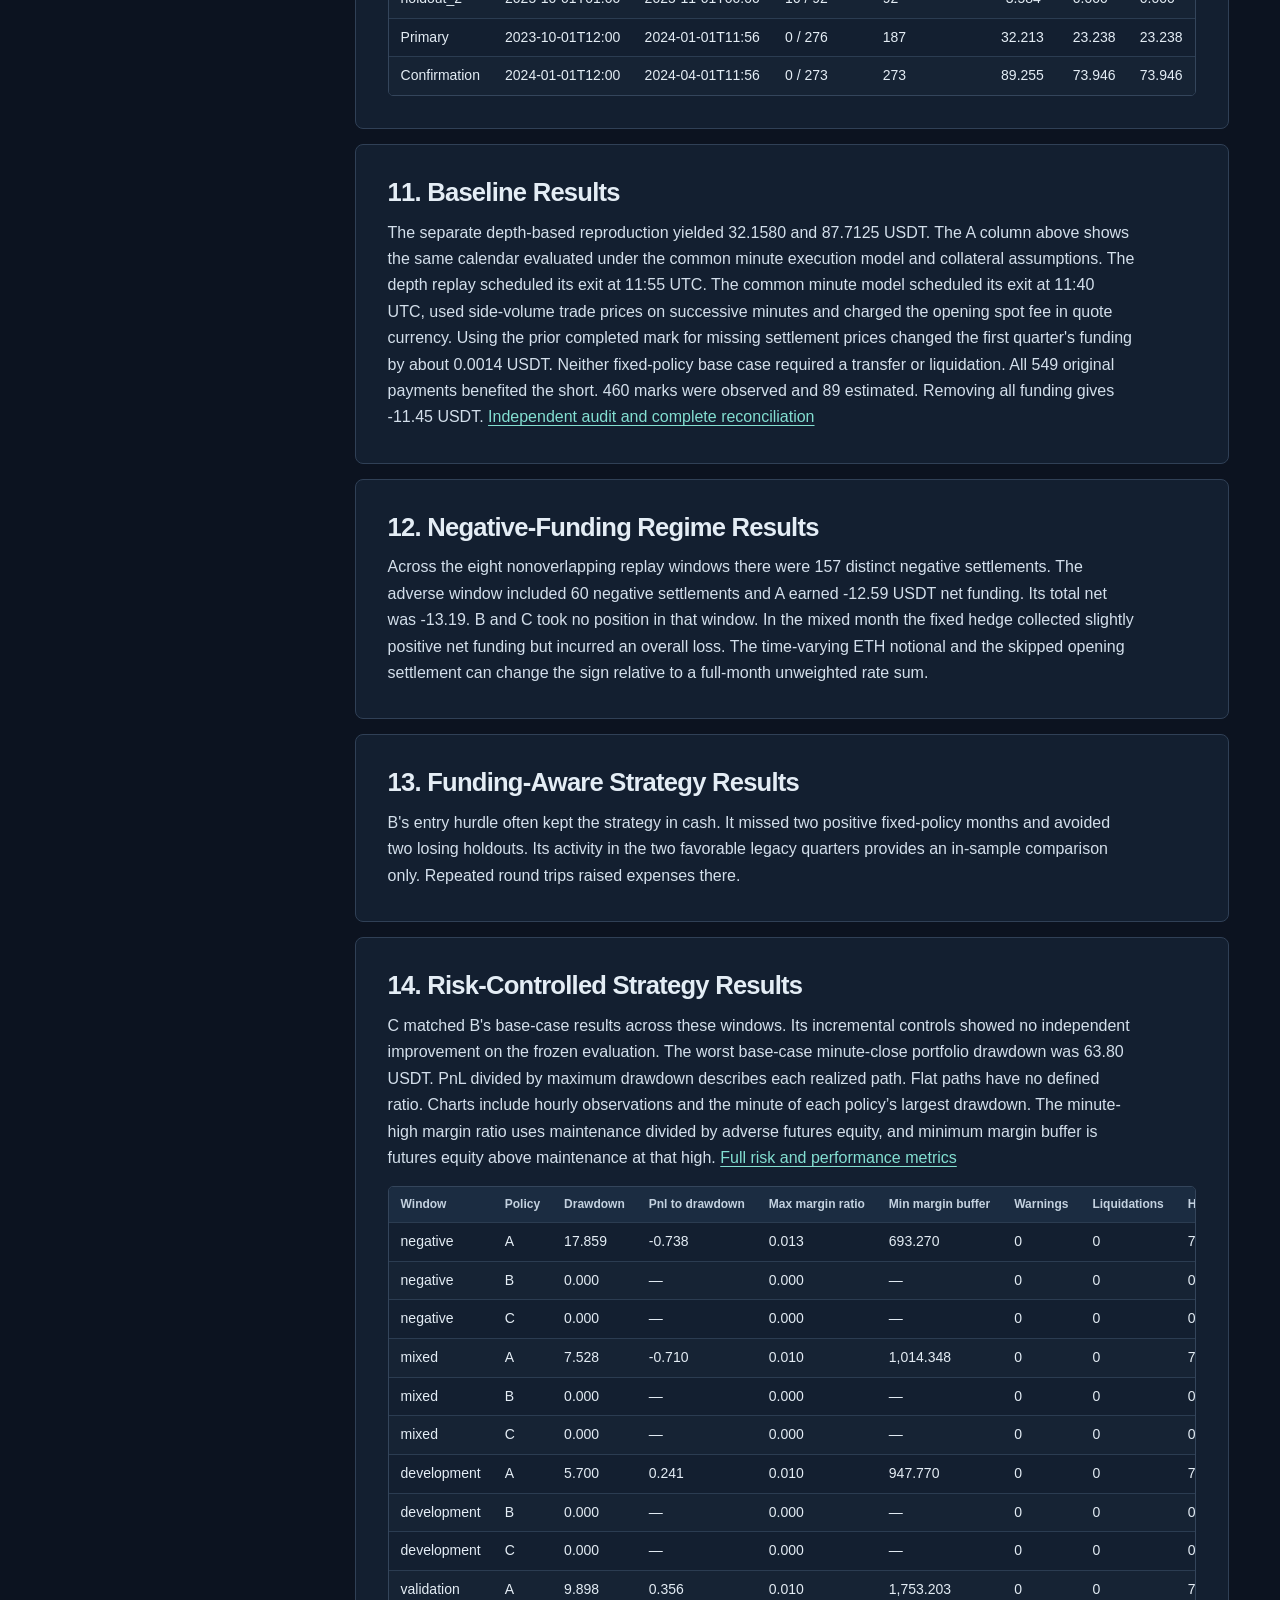
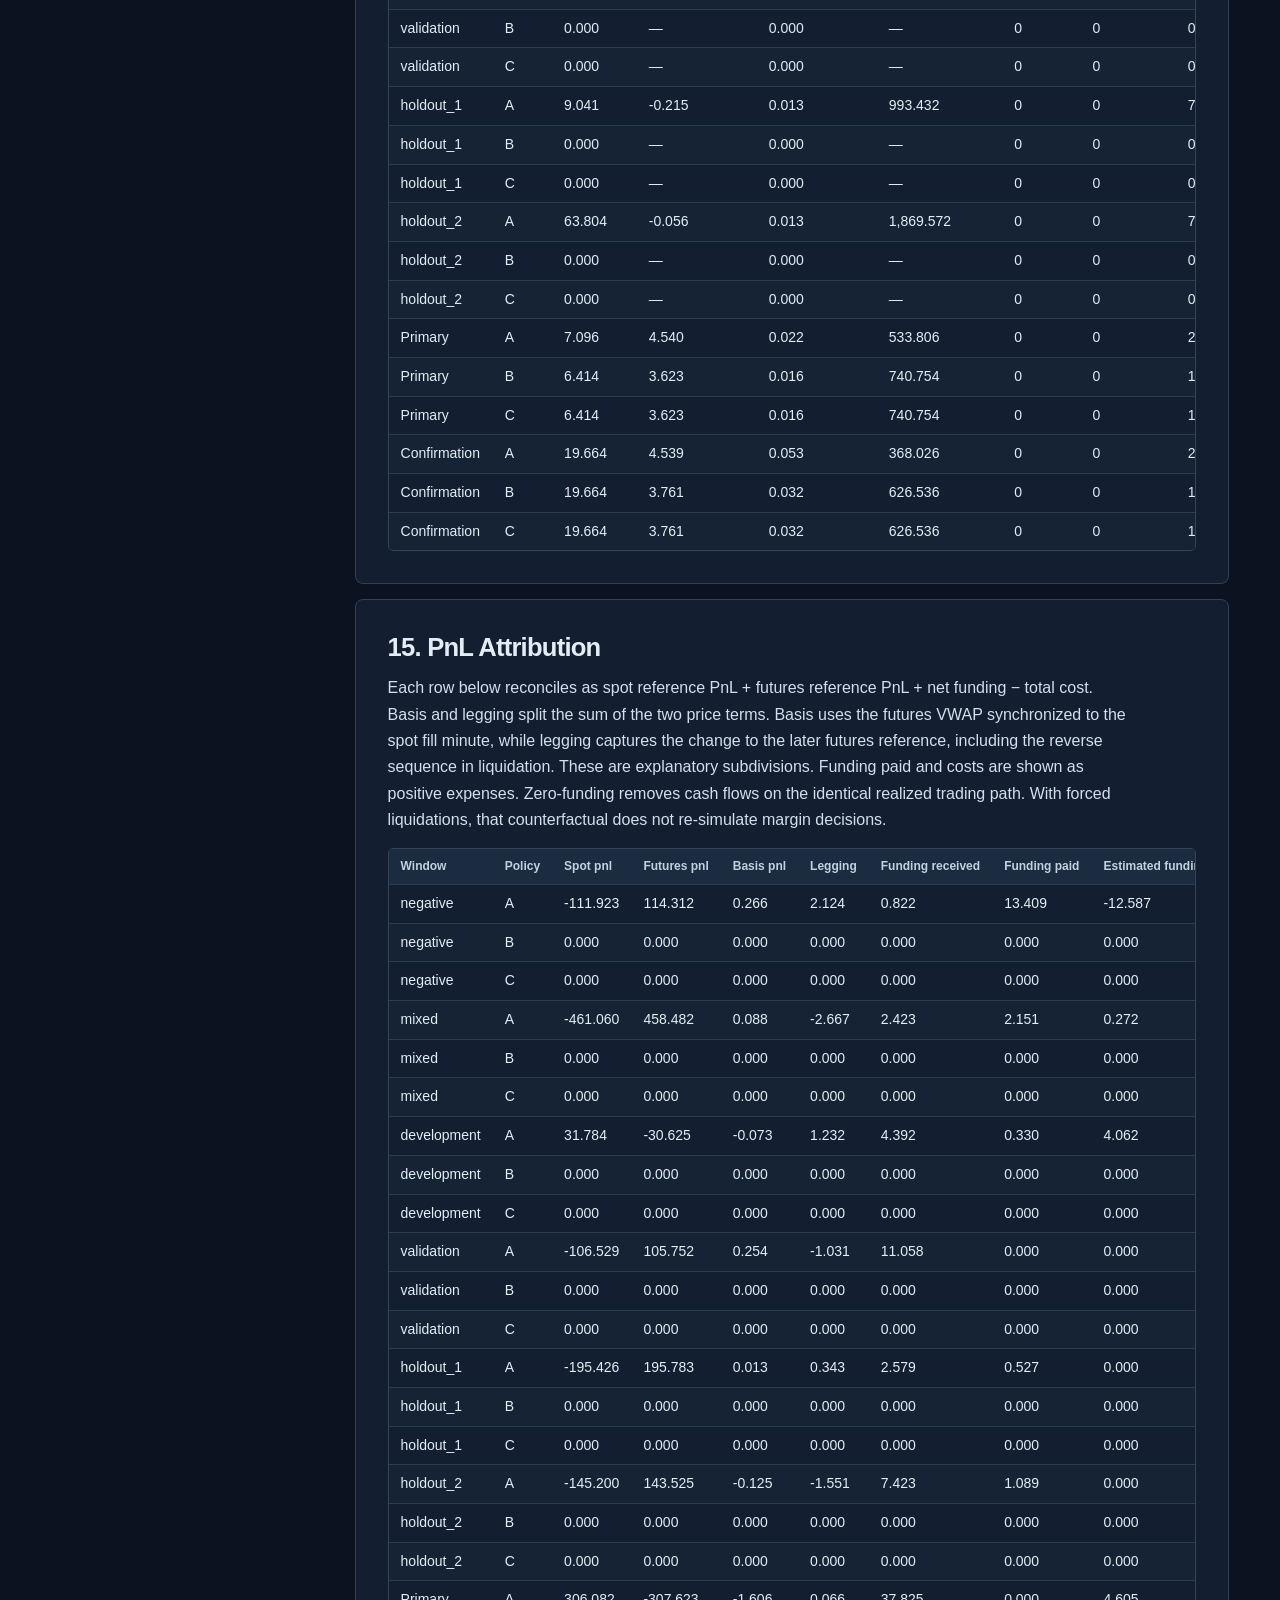
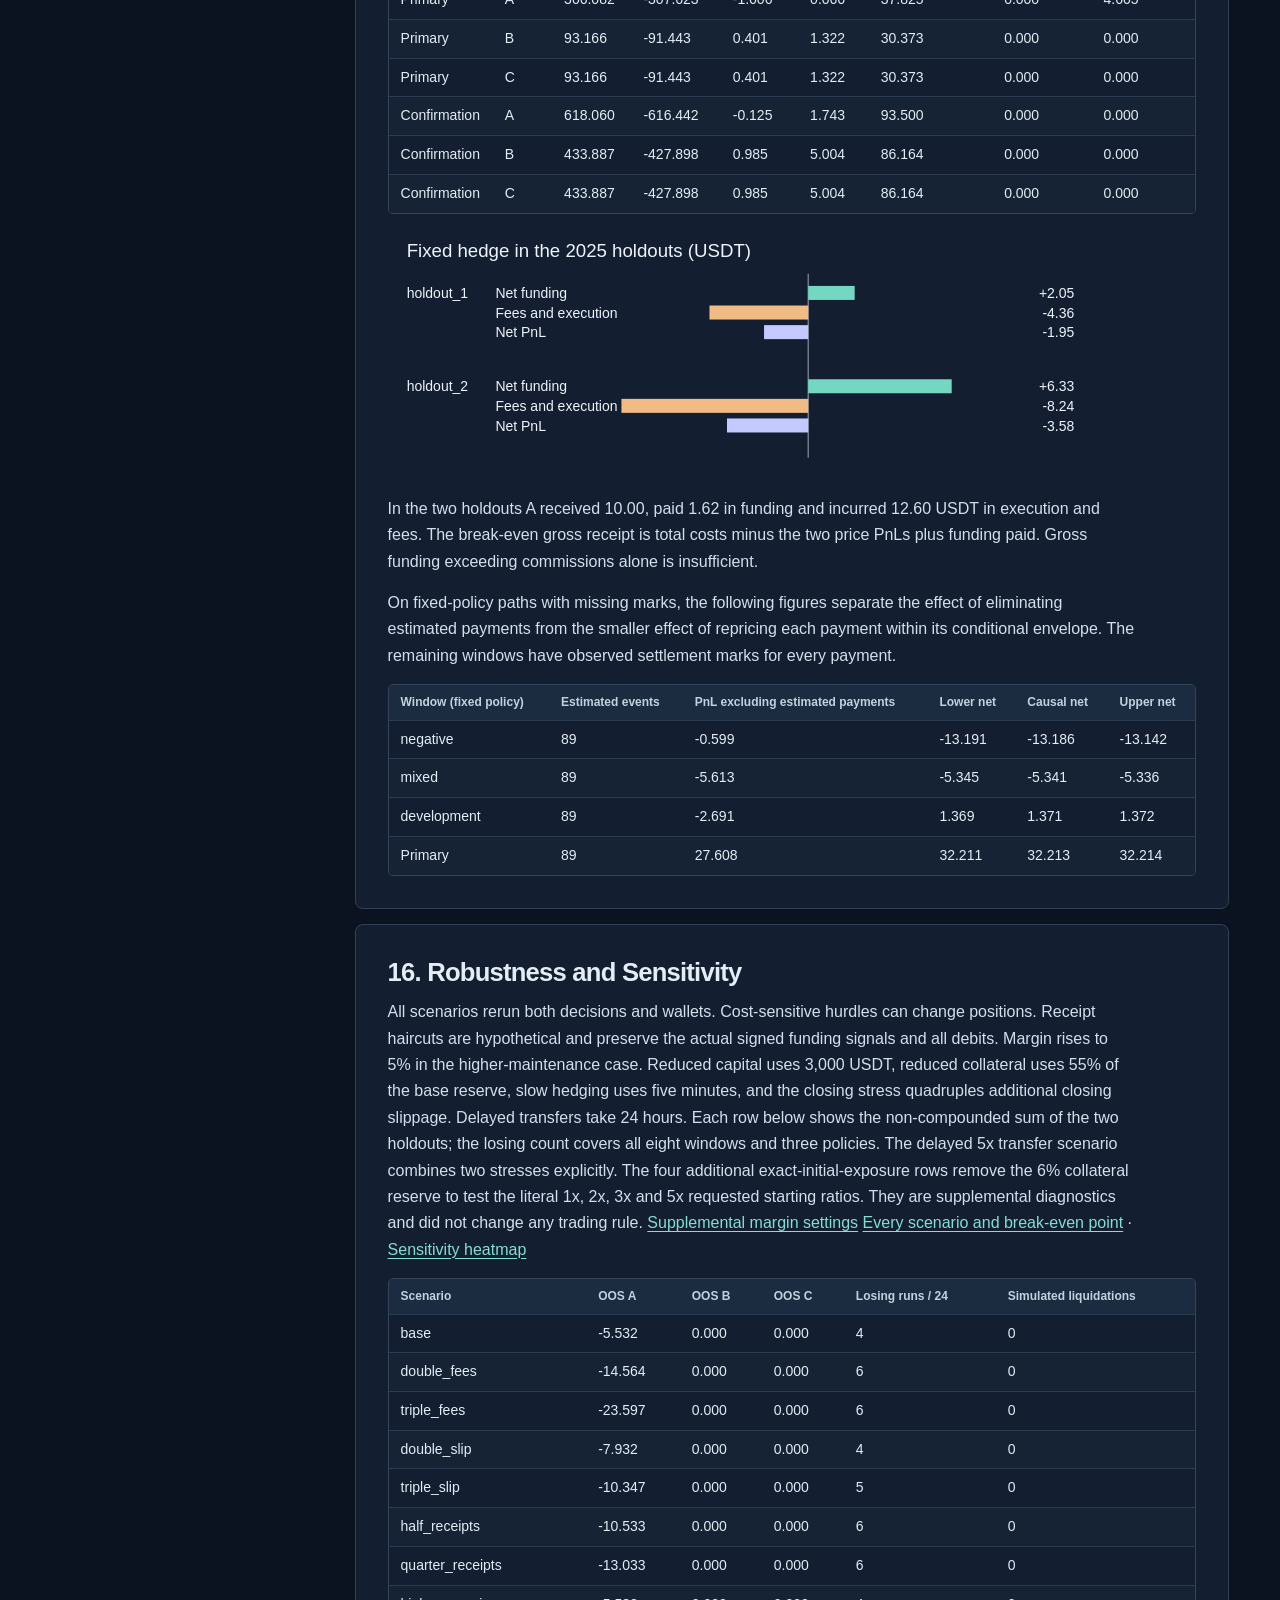
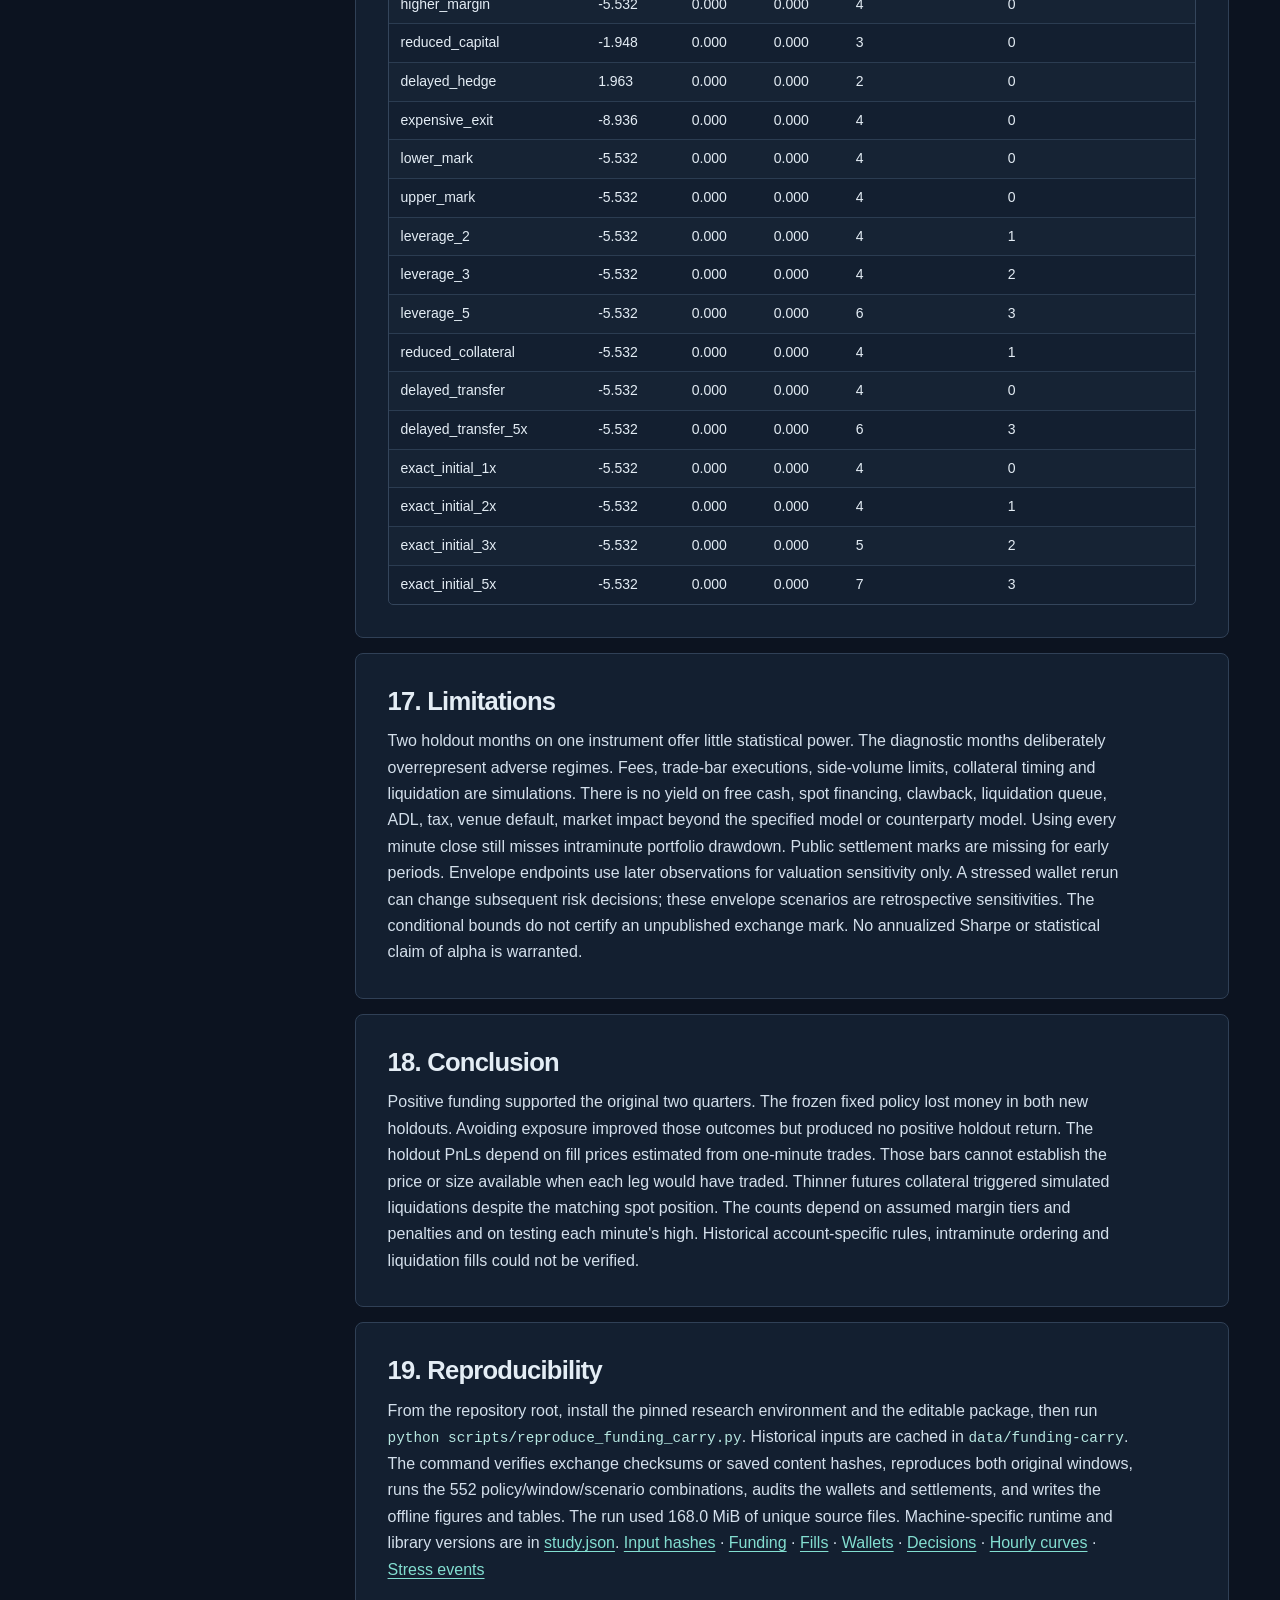
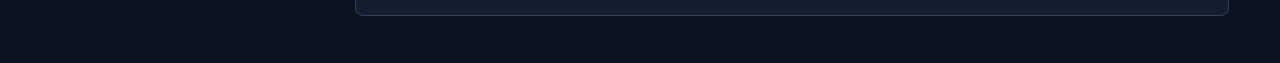
<file: reports/funding-carry/final/research.html>
<!doctype html><html lang="en"><head><meta charset="utf-8"><meta name="viewport" content="width=device-width, initial-scale=1"><title>Profitability and Risk of Delta-Neutral Funding Carry in Cryptocurrency Perpetual Futures: An Out-of-Sample Historical Study · ETH research</title><style>/* Shared study navigation. Publication pages use the dashboard's palette and typography. */
.sitebar{display:flex;align-items:center;justify-content:space-between;gap:16px;padding:12px 0 20px;margin-bottom:28px;border-bottom:1px solid #304156;font:500 14px/1.35 Inter,"Segoe UI",sans-serif}
.site-brand{display:flex;align-items:center;gap:10px;color:#f2f6f9;letter-spacing:-.02em;font-size:16px;font-weight:650}
.site-brand i{display:block;width:23px;height:20px;background:linear-gradient(to top,#65d9c5 0 100%) left bottom/5px 40% no-repeat,linear-gradient(to top,#65d9c5 0 100%) center bottom/5px 76% no-repeat,linear-gradient(to top,#65d9c5 0 100%) right bottom/5px 100% no-repeat}
.sitebar nav{display:flex;align-items:center;gap:4px;flex-wrap:wrap}.sitebar a{color:#c3d2e1;text-decoration:none;padding:8px 11px;border-radius:5px}.sitebar a:hover,.sitebar a:focus-visible{background:#1a2b40;color:white}.sitebar a[aria-current=page]{background:#183b3d;color:#96f0dc}
.publication{box-sizing:border-box;color-scheme:dark;background:#0c1320;color:#e4edf5;font:16px/1.55 Inter,"Segoe UI",sans-serif;max-width:1540px;margin:auto;padding:32px clamp(14px,4vw,64px)}
.publication *{box-sizing:border-box}.publication a{color:#83dfd1;text-underline-offset:3px}.publication :focus-visible{outline:2px solid #ffc179;outline-offset:3px}
.publication h1,.publication h2,.publication h3,.publication p{margin:0}.publication main{min-width:0}
.mast{padding:10px 0 27px;border-bottom:1px solid #304156}.context{font:600 13px/1.4 "Segoe UI",sans-serif;letter-spacing:.035em;color:#8cded4}.context span{color:#688198;margin:0 6px}
.publication h1{font-size:clamp(32px,3.7vw,52px);line-height:1.1;letter-spacing:-.043em;font-weight:620;max-width:37ch;margin:13px 0 24px;text-wrap:balance}
.stats{display:grid;grid-template-columns:repeat(3,minmax(0,1fr));gap:12px;max-width:1100px}
.stats>div,.data-controls,.data-card,.reader article>section{background:#131f30;border:1px solid #304056;border-radius:8px}
.stats>div{padding:14px 18px}.stats small,.stats strong{display:block}.stats small{color:#b9cbdc;font-size:13px}.stats strong{font-variant-numeric:tabular-nums;font-weight:600;font-size:clamp(20px,2vw,28px);margin-top:3px}.gain{color:#79dfc9}.loss{color:#ffabb1}
.reader-grid{display:grid;grid-template-columns:minmax(190px,265px) minmax(0,1fr);gap:clamp(20px,3vw,42px);margin-top:26px;align-items:start}
.contents{position:sticky;top:16px;max-height:calc(100vh - 32px);overflow:auto;padding-right:8px}.contents h2{font-size:16px;margin:0 0 11px}.contents nav{display:grid;gap:2px}.contents a{color:#b9cbdc;text-decoration:none;font-size:14px;line-height:1.4;padding:6px 9px;border-left:2px solid #35455b}.contents a:hover,.contents a[aria-current=location]{color:#9af0dd;background:#153035;border-color:#72d7c2}
.reader,.reader article{min-width:0}.reader article>section{padding:clamp(16px,2.6vw,32px);margin-bottom:15px;scroll-margin:16px}
.reader h2{font-size:clamp(21px,2vw,29px);letter-spacing:-.03em;line-height:1.2;margin-bottom:12px;scroll-margin:18px}
.reader p{max-width:84ch;color:#d3dfeb;line-height:1.65}.reader p+p,.reader .table-scroll+p,.reader p+.table-scroll{margin-top:15px}
.reader img{width:min(800px,100%);height:auto;display:block;border-radius:5px}.reader code{font-size:.9em;overflow-wrap:anywhere;color:#b5e6df}
.table-scroll{overflow:auto;max-width:100%;border:1px solid #34455b;border-radius:5px;scrollbar-color:#476079 #142134}
.publication table{border-collapse:separate;border-spacing:0;width:100%;font-size:14px;font-variant-numeric:tabular-nums}
.publication th,.publication td{padding:8px 12px;text-align:left;border-bottom:1px solid #2b3c51}
.publication th{font-size:12px;font-weight:650;background:#1b2c41;color:#c3d1df}
.publication tbody tr:last-child td{border-bottom:0}.publication tbody tr:nth-child(even){background:#162334}
.reader th{white-space:nowrap}.reader td:not(:first-child){white-space:nowrap}.chapter-picker{display:none}
.publication button,.publication select,.publication input,.download-link{font:inherit;font-size:14px;color:#e4edf5;border:1px solid #4c627b;background:#18283b;border-radius:5px;padding:8px 11px}
.publication button,.publication select{cursor:pointer}.publication button:disabled{opacity:.42;cursor:default}.publication button:hover:enabled,.download-link:hover{background:#22394c}
.data-mast{display:flex;gap:20px;align-items:end;justify-content:space-between}.data-mast h1{margin-bottom:8px}.data-mast p:last-child{color:#b8cada}
.download-link{display:inline-block;text-decoration:none;white-space:nowrap}.data-controls{display:flex;align-items:end;gap:12px;flex-wrap:wrap;padding:16px;margin:20px 0 14px}
.data-controls label,.chapter-picker{font-size:13px;color:#c4d3e2}.data-controls label{display:grid;gap:4px}.data-controls label[hidden]{display:none}
.data-controls .search{flex:1;min-width:160px}.data-controls select,.data-controls input,.chapter-picker select{max-width:100%;min-height:38px}
.data-card{padding:clamp(12px,2vw,22px);min-width:0}.data-title,.page-controls,.dialog-head{display:flex;align-items:center;justify-content:space-between;gap:12px;flex-wrap:wrap}
.data-title{margin-bottom:14px}.data-title h2{font-size:23px;letter-spacing:-.02em}.data-title span,#page-label{font-size:14px;color:#b8cada}
.data-card td{white-space:nowrap;max-width:42ch;overflow:hidden;text-overflow:ellipsis}.data-card th{white-space:nowrap}
.page-controls{margin-top:14px}.page-controls div{display:flex;gap:8px}.record-button{font-size:13px!important;padding:4px 9px!important}
dialog{color-scheme:dark;color:#e4edf5;background:#142135;border:1px solid #526984;border-radius:10px;padding:20px;width:min(620px,94vw);max-height:85vh}dialog::backdrop{background:#030914b8}
dialog dl{margin:14px 0 0}dialog dl div{display:grid;grid-template-columns:minmax(90px,1fr) minmax(0,2fr);gap:14px;padding:8px 0;border-top:1px solid #31435a}dialog dt{color:#a9bfd1}dialog dd{margin:0;overflow-wrap:anywhere}
@media(max-width:800px){.reader-grid{display:block}.contents{display:none}.chapter-picker{display:grid;gap:5px;margin:0 0 12px}.sitebar{align-items:flex-start;flex-direction:column;padding:8px 0 14px;gap:8px}.sitebar nav{gap:2px}.sitebar a{padding:6px 8px}.data-mast{align-items:start;flex-direction:column}}
@media(max-width:600px){.publication{padding:14px}.sitebar{margin-bottom:17px}.sitebar nav{font-size:13px}.sitebar a{padding:6px}.stats{grid-template-columns:1fr;gap:5px}.stats>div{display:flex;gap:8px;align-items:center;justify-content:space-between;padding:7px 12px}.stats strong{font-size:18px;margin:0}.mast{padding:2px 0 18px}.reader-grid{margin-top:15px}.data-controls{gap:9px}.data-controls label{flex:1 1 110px;min-width:0}.data-controls label:first-child,.data-controls .search{flex-basis:100%}.reader article>section{padding:15px}.data-title{align-items:start}.publication .table-scroll{font-size:13px}}
@media print{.publication{background:white;color:black;padding:0}.sitebar,.contents,.chapter-picker,.data-controls,.download-link{display:none}.reader-grid{display:block}.reader p,.stats small,.publication h1,.publication h2{color:black}.reader article>section,.stats>div{background:white;border:0}.publication th,.publication tbody tr:nth-child(even){background:#eee;color:black}}

.bridge{margin:18px 0 20px;padding:14px 16px;background:#101b2a;border:1px solid #304358;border-radius:6px}
.bridge figcaption{font-size:17px;font-weight:600;margin-bottom:14px}.bridge small{font-size:12px;color:#b8cada;margin-left:6px}
.quarter+.quarter{margin-top:12px}.quarter>strong{font-size:13px;color:#d4e1eb}.bar-row{display:grid;grid-template-columns:86px minmax(40px,1fr) 52px;gap:8px;align-items:center;font-size:13px;color:#b8cada;margin:4px 0}.bar-row b{text-align:right;font-variant-numeric:tabular-nums;color:#e1edf5}
.track{height:7px;background:#26394e;border-radius:2px;overflow:hidden}.track i{display:block;height:100%;background:#9bb7e8}.bar-row:last-child .track i{background:#74d6bf}
</style></head><body class="publication"><div class="sitebar"><span class="site-brand"><i aria-hidden="true"></i>Quantitative Trading Research</span><nav aria-label="Study navigation"><a href="index.html">Dashboard</a><a href="research.html" aria-current="page">Research paper</a><a href="../audit.html">Benchmark audit</a><a href="data.html">Data explorer</a></nav></div><main><header class="mast"><p class="context">ETHUSDT <span>/</span> Research paper</p>
<h1>Profitability and Risk of Delta-Neutral Funding Carry in Cryptocurrency Perpetual Futures: An Out-of-Sample Historical Study</h1><div class="stats"><div><small>Original quarters</small><strong class="gain">+119.87 USDT</strong></div><div><small>Fixed hedge · 2025 holdouts</small><strong class="loss">-5.53 USDT</strong></div><div><small>Historical windows</small><strong class="">8</strong></div></div></header>
<div class="reader-grid"><aside class="contents"><h2>Contents</h2><nav aria-label="On this page"><a href="#1-abstract">1. Abstract</a><a href="#2-introduction">2. Introduction</a><a href="#3-research-questions">3. Research Questions</a><a href="#4-data-sources-and-provenance">4. Data Sources and Provenance</a><a href="#5-historical-funding-regimes">5. Historical Funding Regimes</a><a href="#6-strategy-formulation">6. Strategy Formulation</a><a href="#7-execution-and-transaction-costs">7. Execution and Transaction Costs</a><a href="#8-portfolio-accounting">8. Portfolio Accounting</a><a href="#9-margin-and-liquidation-modeling">9. Margin and Liquidation Modeling</a><a href="#10-experimental-design">10. Experimental Design</a><a href="#11-baseline-results">11. Baseline Results</a><a href="#12-negative-funding-regime-results">12. Negative-Funding Regime Results</a><a href="#13-funding-aware-strategy-results">13. Funding-Aware Strategy Results</a><a href="#14-risk-controlled-strategy-results">14. Risk-Controlled Strategy Results</a><a href="#15-pnl-attribution">15. PnL Attribution</a><a href="#16-robustness-and-sensitivity">16. Robustness and Sensitivity</a><a href="#17-limitations">17. Limitations</a><a href="#18-conclusion">18. Conclusion</a><a href="#19-reproducibility">19. Reproducibility</a></nav></aside>
<div class="reader"><label class="chapter-picker">Jump to section <select id="chapter"><option value="1-abstract">1. Abstract</option><option value="2-introduction">2. Introduction</option><option value="3-research-questions">3. Research Questions</option><option value="4-data-sources-and-provenance">4. Data Sources and Provenance</option><option value="5-historical-funding-regimes">5. Historical Funding Regimes</option><option value="6-strategy-formulation">6. Strategy Formulation</option><option value="7-execution-and-transaction-costs">7. Execution and Transaction Costs</option><option value="8-portfolio-accounting">8. Portfolio Accounting</option><option value="9-margin-and-liquidation-modeling">9. Margin and Liquidation Modeling</option><option value="10-experimental-design">10. Experimental Design</option><option value="11-baseline-results">11. Baseline Results</option><option value="12-negative-funding-regime-results">12. Negative-Funding Regime Results</option><option value="13-funding-aware-strategy-results">13. Funding-Aware Strategy Results</option><option value="14-risk-controlled-strategy-results">14. Risk-Controlled Strategy Results</option><option value="15-pnl-attribution">15. PnL Attribution</option><option value="16-robustness-and-sensitivity">16. Robustness and Sensitivity</option><option value="17-limitations">17. Limitations</option><option value="18-conclusion">18. Conclusion</option><option value="19-reproducibility">19. Reproducibility</option></select></label><article><section><h2 id="1-abstract">1. Abstract</h2>
<p>The original two depth-priced regressions earned 119.87 USDT on separate 10,000 USDT allocations. On two frozen 2025 monthly holdouts the fixed 0.5 ETH hedge lost 5.53 USDT in aggregate. Both adaptive rules stayed in cash in these holdouts. The experiment finds funding income in favorable markets and no evidence of a consistently positive out-of-sample risk-adjusted return.</p>
</section><section><h2 id="2-introduction">2. Introduction</h2>
<p>A long spot holding offsets the directional exposure of a linear perpetual short of equal size. The short still faces the funding calendar, changes in the futures premium, separate collateral requirements and execution risk. These cash flows can exceed the small income earned from holding the hedge. <a href="index.html">Interactive figures</a></p>
</section><section><h2 id="3-research-questions">3. Research Questions</h2>
<p>H1 is supported in the original quarters and some additional windows. H2 is supported by the selected adverse month. H3 has a qualified result. Abstention avoided losses in both holdouts and missed the positive development and validation months. H4 is supported by the zero-funding and break-even accounting below. H5 is supported by simulated liquidations under thinner collateral. H6 fails as a general proposition. Net outcomes change with the funding and execution assumptions. No probability of future profit is estimated.</p>
</section><section><h2 id="4-data-sources-and-provenance">4. Data Sources and Provenance</h2>
<p>The discovery file covers 2020-01 through 2025-12 (72 available monthly ETHUSDT funding archives). Each ZIP was listed in the official bucket and verified against its exchange SHA-256 checksum. Market inputs are separate Binance Spot and USD-M trade klines, USD-M mark-price klines at one minute and actual archive/REST funding rates. Spot timestamps in newer archives use microseconds. Both time units are normalized to UTC. ZIP time grids, OHLC, calendar uniqueness and agreement of REST and archive rates are checked. The legacy regressions additionally use hourly spot closes and Tardis public historical Binance book snapshots. REST snapshots and depth files have separate content hashes. <a href="data.html#sources">Source manifest</a> · <a href="https://github.com/binance/binance-public-data">Binance Public Data</a> · <a href="https://developers.binance.com/docs/derivatives/usds-margined-futures/market-data/rest-api/Get-Funding-Rate-History">Binance funding-history specification</a> · <a href="https://developers.binance.com/docs/derivatives/usds-margined-futures/account/rest-api/Notional-and-Leverage-Brackets">USD-M leverage brackets</a></p>
<p>Where REST supplies markPrice we use it. Otherwise the point is the preceding completed minute mark close. The event export includes source, timestamp, gap in milliseconds, point and range. The conditional envelope spans the causal estimate and the published settlement minute low/high. Negative rates reverse the cash-flow ordering of the price endpoints. Estimates are especially important in 2022, when all selected settlement notionals required proxies. <a href="data.html#settlements">Settlement ledger</a></p>
</section><section><h2 id="5-historical-funding-regimes">5. Historical Funding Regimes</h2>
<p>Scan every available monthly funding archive through 2025-12. Among complete months ending before 2023-10 choose one negative-sum month with &gt;=3 consecutive negative events, ranked by longest run, lowest sum, then date. Also choose one distinct mixed-sign month closest to 50% negative, then earliest. Limit each diagnostic class to one month, to avoid multiple counting and retrospective portfolio selection. Diagnostics are not holdouts. The fixed development, validation and holdout dates are excluded from diagnostic ranking. The full-month calendar includes its opening midnight settlement, while the monthly strategy starts at 01:00. September 2022 had 67.8% negative settlements, a 25-event negative run, and cumulative rate -1.557%. June 2022 had 46.7% negative and a 9-event run. Cumulative rates sum decimal rates without compounding or notional weighting. The monthly export shows every candidate and its summary statistics. <a href="data.html#regimes">Regime scan</a></p>
</section><section><h2 id="6-strategy-formulation">6. Strategy Formulation</h2>
<p>A opens 0.5 ETH on each leg and holds until scheduled exit unless liquidated. B reviews hourly, uses the last nine settled rates with a one-minute publication delay, and extrapolates their mean for 42 settlements. Entry requires at least 0.5 bp per settlement and expected funding above 115% of modeled round-trip fees, half-spreads and slippage. Exit at a nonpositive mean after 24 hours, 4 USDT cumulative funding expense, or 720 hours. Cooldown is 48 hours. C also requires peak planned initial allocation below 50% of capital and absolute basis within 30 bp. It exits on a 22% maintenance-to-equity ratio, three recent negative rates, an excessive basis or a 15 USDT holding loss. There is no prediction feed or optimizer. Optional policies.B.signals, policies.C.signals and policies.C.risk overrides configure the adaptive rules independently. This study uses the common signal settings. <a href="data.html#rules">Frozen configuration</a></p>
</section><section><h2 id="7-execution-and-transaction-costs">7. Execution and Transaction Costs</h2>
<p>Expanded runs use separate venue trade bars for every policy, including on the regression calendars. The first order works over the decision minute and books at its close. The hedge works over a later minute. Aggressor-side volume and quote turnover form a side VWAP, floored adversely at the all-trade VWAP. We add 0.5 bp half-spread, 2 bp slippage per leg, outward 0.01 USDT tick rounding and 10/5 bp spot/perpetual fees in quote equivalent. Each 0.5 ETH order must satisfy a 0.001 ETH lot, 5 USDT notional and 2% of side volume. An unfilled order waits for another minute. These are modeled filters and fee assumptions. Minute averages cannot identify the actual order book or the queue. A forced cover uses at least the worse of the minute trade and mark highs plus slippage, bypasses participation and pays the liquidation penalty. Exact depth is used in the unchanged benchmark reproduction.</p>
</section><section><h2 id="8-portfolio-accounting">8. Portfolio Accounting</h2>
<p>Spot cash pays the spot principal and fee. The futures wallet pays fees and includes realized short price PnL and signed funding. Total equity equals spot cash plus ETH at the spot close plus the futures wallet plus open short PnL at the USD-M mark plus any in-transit funds. Open and closed wallets are checked against reference-price attribution at every state transition. Within each unchanged-position interval, the two inventories are marked at each minute close. Transfers debit spendable cash at request and credit the futures wallet only on arrival. With no trade, returns on committed capital and profit factor are undefined. Committed capital is peak earmarked initial futures collateral plus requested transfers and open spot acquisition principal during a traded path. Allocated returns always use the scenario's full initial cash. Daily profit factor divides summed gains by absolute summed losses in successive 24-hour equity observations including the terminal stub.</p>
</section><section><h2 id="9-margin-and-liquidation-modeling">9. Margin and Liquidation Modeling</h2>
<p>Base futures collateral is 106% of initial target notional. Leverage scenarios divide that amount by 2, 3 or 5. Other capital starts in spot cash. The model uses 10% initial margin, 1% maintenance and a 0.5% liquidation penalty. Historical account-specific tiers and liquidation prints could not be verified. These configurable approximations apply to the small simulated position only. At every minute high the engine compares futures equity with maintenance plus the penalty reserve. A breach forces a short cover and an emergency spot sale if needed. It can happen before an hourly strategy review. Warnings start at a 50% maintenance/equity ratio, counted once per short. At 25% the strategy can request one 100 USDT transfer with an hour's delay. When a trigger coincides with a breach, liquidation takes priority. Within a settlement minute the model posts funding before testing the adverse high and books normal fills at close. Intraminute ordering remains uncertain.</p>
<div class="table-scroll" tabindex="0" role="region" aria-label="Research table"><table>
<thead>
<tr>
<th>Window</th>
<th>Scenario</th>
<th>Policy</th>
<th>Forced closes</th>
<th>Net USDT</th>
</tr>
</thead>
<tbody>
<tr>
<td>Primary</td>
<td>leverage_5</td>
<td>A</td>
<td>1</td>
<td>-15.321</td>
</tr>
<tr>
<td>Primary</td>
<td>delayed_transfer_5x</td>
<td>A</td>
<td>1</td>
<td>-15.321</td>
</tr>
<tr>
<td>Primary</td>
<td>exact_initial_5x</td>
<td>A</td>
<td>1</td>
<td>-15.546</td>
</tr>
<tr>
<td>Confirmation</td>
<td>leverage_2</td>
<td>A</td>
<td>1</td>
<td>24.457</td>
</tr>
<tr>
<td>Confirmation</td>
<td>leverage_3</td>
<td>A</td>
<td>1</td>
<td>14.410</td>
</tr>
<tr>
<td>Confirmation</td>
<td>leverage_3</td>
<td>B</td>
<td>1</td>
<td>17.503</td>
</tr>
<tr>
<td>Confirmation</td>
<td>leverage_5</td>
<td>A</td>
<td>1</td>
<td>2.521</td>
</tr>
<tr>
<td>Confirmation</td>
<td>leverage_5</td>
<td>B</td>
<td>1</td>
<td>6.209</td>
</tr>
<tr>
<td>Confirmation</td>
<td>reduced_collateral</td>
<td>A</td>
<td>1</td>
<td>29.717</td>
</tr>
<tr>
<td>Confirmation</td>
<td>delayed_transfer_5x</td>
<td>A</td>
<td>1</td>
<td>2.521</td>
</tr>
<tr>
<td>Confirmation</td>
<td>delayed_transfer_5x</td>
<td>B</td>
<td>1</td>
<td>6.209</td>
</tr>
<tr>
<td>Confirmation</td>
<td>exact_initial_2x</td>
<td>A</td>
<td>1</td>
<td>6.618</td>
</tr>
<tr>
<td>Confirmation</td>
<td>exact_initial_3x</td>
<td>A</td>
<td>1</td>
<td>-4.965</td>
</tr>
<tr>
<td>Confirmation</td>
<td>exact_initial_3x</td>
<td>B</td>
<td>1</td>
<td>2.213</td>
</tr>
<tr>
<td>Confirmation</td>
<td>exact_initial_5x</td>
<td>A</td>
<td>1</td>
<td>7.937</td>
</tr>
<tr>
<td>Confirmation</td>
<td>exact_initial_5x</td>
<td>B</td>
<td>1</td>
<td>-3.467</td>
</tr>
</tbody>
</table></div>
</section><section><h2 id="10-experimental-design">10. Experimental Design</h2>
<p>Development was June 2023, validation July 2024, and the two chronological holdouts March and October 2025. The same configuration ran once across these dates with no return-based parameter selection. The two prior quarters are regression benchmarks. The 2022 months were selected retrospectively on funding and characterize risk, so they cannot estimate unconditional returns. The date range is exclusive at the end. Each monthly sample starts at 01:00 UTC and closes out near month end. For the expanded quarter simulations the scheduled exit decision is 15 minutes before the last modeled minute to accommodate the stressed leg delay. Each run starts with fresh capital.</p>
<div class="table-scroll" tabindex="0" role="region" aria-label="Research table"><table>
<thead>
<tr>
<th>Window</th>
<th>Start UTC</th>
<th>End UTC (exclusive)</th>
<th>Negative / all</th>
<th>Observed marks</th>
<th>A</th>
<th>B</th>
<th>C</th>
</tr>
</thead>
<tbody>
<tr>
<td>negative</td>
<td>2022-09-01T01:00</td>
<td>2022-10-01T00:00</td>
<td>60 / 89</td>
<td>0</td>
<td>-13.186</td>
<td>0.000</td>
<td>0.000</td>
</tr>
<tr>
<td>mixed</td>
<td>2022-06-01T01:00</td>
<td>2022-07-01T00:00</td>
<td>42 / 89</td>
<td>0</td>
<td>-5.341</td>
<td>0.000</td>
<td>0.000</td>
</tr>
<tr>
<td>development</td>
<td>2023-06-01T01:00</td>
<td>2023-07-01T00:00</td>
<td>11 / 89</td>
<td>0</td>
<td>1.371</td>
<td>0.000</td>
<td>0.000</td>
</tr>
<tr>
<td>validation</td>
<td>2024-07-01T01:00</td>
<td>2024-08-01T00:00</td>
<td>0 / 92</td>
<td>92</td>
<td>3.521</td>
<td>0.000</td>
<td>0.000</td>
</tr>
<tr>
<td>holdout_1</td>
<td>2025-03-01T01:00</td>
<td>2025-04-01T00:00</td>
<td>28 / 92</td>
<td>92</td>
<td>-1.948</td>
<td>0.000</td>
<td>0.000</td>
</tr>
<tr>
<td>holdout_2</td>
<td>2025-10-01T01:00</td>
<td>2025-11-01T00:00</td>
<td>16 / 92</td>
<td>92</td>
<td>-3.584</td>
<td>0.000</td>
<td>0.000</td>
</tr>
<tr>
<td>Primary</td>
<td>2023-10-01T12:00</td>
<td>2024-01-01T11:56</td>
<td>0 / 276</td>
<td>187</td>
<td>32.213</td>
<td>23.238</td>
<td>23.238</td>
</tr>
<tr>
<td>Confirmation</td>
<td>2024-01-01T12:00</td>
<td>2024-04-01T11:56</td>
<td>0 / 273</td>
<td>273</td>
<td>89.255</td>
<td>73.946</td>
<td>73.946</td>
</tr>
</tbody>
</table></div>
</section><section><h2 id="11-baseline-results">11. Baseline Results</h2>
<p>The separate depth-based reproduction yielded 32.1580 and 87.7125 USDT. The A column above shows the same calendar evaluated under the common minute execution model and collateral assumptions. The depth replay scheduled its exit at 11:55 UTC. The common minute model scheduled its exit at 11:40 UTC, used side-volume trade prices on successive minutes and charged the opening spot fee in quote currency. Using the prior completed mark for missing settlement prices changed the first quarter's funding by about 0.0014 USDT. Neither fixed-policy base case required a transfer or liquidation. All 549 original payments benefited the short. 460 marks were observed and 89 estimated. Removing all funding gives -11.45 USDT. <a href="../audit.html">Independent audit and complete reconciliation</a></p>
</section><section><h2 id="12-negative-funding-regime-results">12. Negative-Funding Regime Results</h2>
<p>Across the eight nonoverlapping replay windows there were 157 distinct negative settlements. The adverse window included 60 negative settlements and A earned -12.59 USDT net funding. Its total net was -13.19. B and C took no position in that window. In the mixed month the fixed hedge collected slightly positive net funding but incurred an overall loss. The time-varying ETH notional and the skipped opening settlement can change the sign relative to a full-month unweighted rate sum.</p>
</section><section><h2 id="13-funding-aware-strategy-results">13. Funding-Aware Strategy Results</h2>
<p>B's entry hurdle often kept the strategy in cash. It missed two positive fixed-policy months and avoided two losing holdouts. Its activity in the two favorable legacy quarters provides an in-sample comparison only. Repeated round trips raised expenses there.</p>
</section><section><h2 id="14-risk-controlled-strategy-results">14. Risk-Controlled Strategy Results</h2>
<p>C matched B's base-case results across these windows. Its incremental controls showed no independent improvement on the frozen evaluation. The worst base-case minute-close portfolio drawdown was 63.80 USDT. PnL divided by maximum drawdown describes each realized path. Flat paths have no defined ratio. Charts include hourly observations and the minute of each policy’s largest drawdown. The minute-high margin ratio uses maintenance divided by adverse futures equity, and minimum margin buffer is futures equity above maintenance at that high. <a href="data.html#metrics">Full risk and performance metrics</a></p>
<div class="table-scroll" tabindex="0" role="region" aria-label="Research table"><table>
<thead>
<tr>
<th>Window</th>
<th>Policy</th>
<th>Drawdown</th>
<th>Pnl to drawdown</th>
<th>Max margin ratio</th>
<th>Min margin buffer</th>
<th>Warnings</th>
<th>Liquidations</th>
<th>Holding hours</th>
</tr>
</thead>
<tbody>
<tr>
<td>negative</td>
<td>A</td>
<td>17.859</td>
<td>-0.738</td>
<td>0.013</td>
<td>693.270</td>
<td>0</td>
<td>0</td>
<td>718.750</td>
</tr>
<tr>
<td>negative</td>
<td>B</td>
<td>0.000</td>
<td>—</td>
<td>0.000</td>
<td>—</td>
<td>0</td>
<td>0</td>
<td>0.000</td>
</tr>
<tr>
<td>negative</td>
<td>C</td>
<td>0.000</td>
<td>—</td>
<td>0.000</td>
<td>—</td>
<td>0</td>
<td>0</td>
<td>0.000</td>
</tr>
<tr>
<td>mixed</td>
<td>A</td>
<td>7.528</td>
<td>-0.710</td>
<td>0.010</td>
<td>1,014.348</td>
<td>0</td>
<td>0</td>
<td>718.733</td>
</tr>
<tr>
<td>mixed</td>
<td>B</td>
<td>0.000</td>
<td>—</td>
<td>0.000</td>
<td>—</td>
<td>0</td>
<td>0</td>
<td>0.000</td>
</tr>
<tr>
<td>mixed</td>
<td>C</td>
<td>0.000</td>
<td>—</td>
<td>0.000</td>
<td>—</td>
<td>0</td>
<td>0</td>
<td>0.000</td>
</tr>
<tr>
<td>development</td>
<td>A</td>
<td>5.700</td>
<td>0.241</td>
<td>0.010</td>
<td>947.770</td>
<td>0</td>
<td>0</td>
<td>718.733</td>
</tr>
<tr>
<td>development</td>
<td>B</td>
<td>0.000</td>
<td>—</td>
<td>0.000</td>
<td>—</td>
<td>0</td>
<td>0</td>
<td>0.000</td>
</tr>
<tr>
<td>development</td>
<td>C</td>
<td>0.000</td>
<td>—</td>
<td>0.000</td>
<td>—</td>
<td>0</td>
<td>0</td>
<td>0.000</td>
</tr>
<tr>
<td>validation</td>
<td>A</td>
<td>9.898</td>
<td>0.356</td>
<td>0.010</td>
<td>1,753.203</td>
<td>0</td>
<td>0</td>
<td>742.733</td>
</tr>
<tr>
<td>validation</td>
<td>B</td>
<td>0.000</td>
<td>—</td>
<td>0.000</td>
<td>—</td>
<td>0</td>
<td>0</td>
<td>0.000</td>
</tr>
<tr>
<td>validation</td>
<td>C</td>
<td>0.000</td>
<td>—</td>
<td>0.000</td>
<td>—</td>
<td>0</td>
<td>0</td>
<td>0.000</td>
</tr>
<tr>
<td>holdout_1</td>
<td>A</td>
<td>9.041</td>
<td>-0.215</td>
<td>0.013</td>
<td>993.432</td>
<td>0</td>
<td>0</td>
<td>742.733</td>
</tr>
<tr>
<td>holdout_1</td>
<td>B</td>
<td>0.000</td>
<td>—</td>
<td>0.000</td>
<td>—</td>
<td>0</td>
<td>0</td>
<td>0.000</td>
</tr>
<tr>
<td>holdout_1</td>
<td>C</td>
<td>0.000</td>
<td>—</td>
<td>0.000</td>
<td>—</td>
<td>0</td>
<td>0</td>
<td>0.000</td>
</tr>
<tr>
<td>holdout_2</td>
<td>A</td>
<td>63.804</td>
<td>-0.056</td>
<td>0.013</td>
<td>1,869.572</td>
<td>0</td>
<td>0</td>
<td>742.733</td>
</tr>
<tr>
<td>holdout_2</td>
<td>B</td>
<td>0.000</td>
<td>—</td>
<td>0.000</td>
<td>—</td>
<td>0</td>
<td>0</td>
<td>0.000</td>
</tr>
<tr>
<td>holdout_2</td>
<td>C</td>
<td>0.000</td>
<td>—</td>
<td>0.000</td>
<td>—</td>
<td>0</td>
<td>0</td>
<td>0.000</td>
</tr>
<tr>
<td>Primary</td>
<td>A</td>
<td>7.096</td>
<td>4.540</td>
<td>0.022</td>
<td>533.806</td>
<td>0</td>
<td>0</td>
<td>2,207.667</td>
</tr>
<tr>
<td>Primary</td>
<td>B</td>
<td>6.414</td>
<td>3.623</td>
<td>0.016</td>
<td>740.754</td>
<td>0</td>
<td>0</td>
<td>1,307.667</td>
</tr>
<tr>
<td>Primary</td>
<td>C</td>
<td>6.414</td>
<td>3.623</td>
<td>0.016</td>
<td>740.754</td>
<td>0</td>
<td>0</td>
<td>1,307.667</td>
</tr>
<tr>
<td>Confirmation</td>
<td>A</td>
<td>19.664</td>
<td>4.539</td>
<td>0.053</td>
<td>368.026</td>
<td>0</td>
<td>0</td>
<td>2,183.667</td>
</tr>
<tr>
<td>Confirmation</td>
<td>B</td>
<td>19.664</td>
<td>3.761</td>
<td>0.032</td>
<td>626.536</td>
<td>0</td>
<td>0</td>
<td>1,770.667</td>
</tr>
<tr>
<td>Confirmation</td>
<td>C</td>
<td>19.664</td>
<td>3.761</td>
<td>0.032</td>
<td>626.536</td>
<td>0</td>
<td>0</td>
<td>1,770.667</td>
</tr>
</tbody>
</table></div>
</section><section><h2 id="15-pnl-attribution">15. PnL Attribution</h2>
<p>Each row below reconciles as spot reference PnL + futures reference PnL + net funding − total cost. Basis and legging split the sum of the two price terms. Basis uses the futures VWAP synchronized to the spot fill minute, while legging captures the change to the later futures reference, including the reverse sequence in liquidation. These are explanatory subdivisions. Funding paid and costs are shown as positive expenses. Zero-funding removes cash flows on the identical realized trading path. With forced liquidations, that counterfactual does not re-simulate margin decisions.</p>
<div class="table-scroll" tabindex="0" role="region" aria-label="Research table"><table>
<thead>
<tr>
<th>Window</th>
<th>Policy</th>
<th>Spot pnl</th>
<th>Futures pnl</th>
<th>Basis pnl</th>
<th>Legging</th>
<th>Funding received</th>
<th>Funding paid</th>
<th>Estimated funding</th>
<th>Total cost</th>
<th>Zero funding</th>
<th>Net PnL</th>
</tr>
</thead>
<tbody>
<tr>
<td>negative</td>
<td>A</td>
<td>-111.923</td>
<td>114.312</td>
<td>0.266</td>
<td>2.124</td>
<td>0.822</td>
<td>13.409</td>
<td>-12.587</td>
<td>2.988</td>
<td>-0.599</td>
<td>-13.186</td>
</tr>
<tr>
<td>negative</td>
<td>B</td>
<td>0.000</td>
<td>0.000</td>
<td>0.000</td>
<td>0.000</td>
<td>0.000</td>
<td>0.000</td>
<td>0.000</td>
<td>0.000</td>
<td>0.000</td>
<td>0.000</td>
</tr>
<tr>
<td>negative</td>
<td>C</td>
<td>0.000</td>
<td>0.000</td>
<td>0.000</td>
<td>0.000</td>
<td>0.000</td>
<td>0.000</td>
<td>0.000</td>
<td>0.000</td>
<td>0.000</td>
<td>0.000</td>
</tr>
<tr>
<td>mixed</td>
<td>A</td>
<td>-461.060</td>
<td>458.482</td>
<td>0.088</td>
<td>-2.667</td>
<td>2.423</td>
<td>2.151</td>
<td>0.272</td>
<td>3.035</td>
<td>-5.613</td>
<td>-5.341</td>
</tr>
<tr>
<td>mixed</td>
<td>B</td>
<td>0.000</td>
<td>0.000</td>
<td>0.000</td>
<td>0.000</td>
<td>0.000</td>
<td>0.000</td>
<td>0.000</td>
<td>0.000</td>
<td>0.000</td>
<td>0.000</td>
</tr>
<tr>
<td>mixed</td>
<td>C</td>
<td>0.000</td>
<td>0.000</td>
<td>0.000</td>
<td>0.000</td>
<td>0.000</td>
<td>0.000</td>
<td>0.000</td>
<td>0.000</td>
<td>0.000</td>
<td>0.000</td>
</tr>
<tr>
<td>development</td>
<td>A</td>
<td>31.784</td>
<td>-30.625</td>
<td>-0.073</td>
<td>1.232</td>
<td>4.392</td>
<td>0.330</td>
<td>4.062</td>
<td>3.850</td>
<td>-2.691</td>
<td>1.371</td>
</tr>
<tr>
<td>development</td>
<td>B</td>
<td>0.000</td>
<td>0.000</td>
<td>0.000</td>
<td>0.000</td>
<td>0.000</td>
<td>0.000</td>
<td>0.000</td>
<td>0.000</td>
<td>0.000</td>
<td>0.000</td>
</tr>
<tr>
<td>development</td>
<td>C</td>
<td>0.000</td>
<td>0.000</td>
<td>0.000</td>
<td>0.000</td>
<td>0.000</td>
<td>0.000</td>
<td>0.000</td>
<td>0.000</td>
<td>0.000</td>
<td>0.000</td>
</tr>
<tr>
<td>validation</td>
<td>A</td>
<td>-106.529</td>
<td>105.752</td>
<td>0.254</td>
<td>-1.031</td>
<td>11.058</td>
<td>0.000</td>
<td>0.000</td>
<td>6.760</td>
<td>-7.537</td>
<td>3.521</td>
</tr>
<tr>
<td>validation</td>
<td>B</td>
<td>0.000</td>
<td>0.000</td>
<td>0.000</td>
<td>0.000</td>
<td>0.000</td>
<td>0.000</td>
<td>0.000</td>
<td>0.000</td>
<td>0.000</td>
<td>0.000</td>
</tr>
<tr>
<td>validation</td>
<td>C</td>
<td>0.000</td>
<td>0.000</td>
<td>0.000</td>
<td>0.000</td>
<td>0.000</td>
<td>0.000</td>
<td>0.000</td>
<td>0.000</td>
<td>0.000</td>
<td>0.000</td>
</tr>
<tr>
<td>holdout_1</td>
<td>A</td>
<td>-195.426</td>
<td>195.783</td>
<td>0.013</td>
<td>0.343</td>
<td>2.579</td>
<td>0.527</td>
<td>0.000</td>
<td>4.356</td>
<td>-4.000</td>
<td>-1.948</td>
</tr>
<tr>
<td>holdout_1</td>
<td>B</td>
<td>0.000</td>
<td>0.000</td>
<td>0.000</td>
<td>0.000</td>
<td>0.000</td>
<td>0.000</td>
<td>0.000</td>
<td>0.000</td>
<td>0.000</td>
<td>0.000</td>
</tr>
<tr>
<td>holdout_1</td>
<td>C</td>
<td>0.000</td>
<td>0.000</td>
<td>0.000</td>
<td>0.000</td>
<td>0.000</td>
<td>0.000</td>
<td>0.000</td>
<td>0.000</td>
<td>0.000</td>
<td>0.000</td>
</tr>
<tr>
<td>holdout_2</td>
<td>A</td>
<td>-145.200</td>
<td>143.525</td>
<td>-0.125</td>
<td>-1.551</td>
<td>7.423</td>
<td>1.089</td>
<td>0.000</td>
<td>8.243</td>
<td>-9.918</td>
<td>-3.584</td>
</tr>
<tr>
<td>holdout_2</td>
<td>B</td>
<td>0.000</td>
<td>0.000</td>
<td>0.000</td>
<td>0.000</td>
<td>0.000</td>
<td>0.000</td>
<td>0.000</td>
<td>0.000</td>
<td>0.000</td>
<td>0.000</td>
</tr>
<tr>
<td>holdout_2</td>
<td>C</td>
<td>0.000</td>
<td>0.000</td>
<td>0.000</td>
<td>0.000</td>
<td>0.000</td>
<td>0.000</td>
<td>0.000</td>
<td>0.000</td>
<td>0.000</td>
<td>0.000</td>
</tr>
<tr>
<td>Primary</td>
<td>A</td>
<td>306.082</td>
<td>-307.623</td>
<td>-1.606</td>
<td>0.066</td>
<td>37.825</td>
<td>0.000</td>
<td>4.605</td>
<td>4.072</td>
<td>-5.613</td>
<td>32.213</td>
</tr>
<tr>
<td>Primary</td>
<td>B</td>
<td>93.166</td>
<td>-91.443</td>
<td>0.401</td>
<td>1.322</td>
<td>30.373</td>
<td>0.000</td>
<td>0.000</td>
<td>8.858</td>
<td>-7.135</td>
<td>23.238</td>
</tr>
<tr>
<td>Primary</td>
<td>C</td>
<td>93.166</td>
<td>-91.443</td>
<td>0.401</td>
<td>1.322</td>
<td>30.373</td>
<td>0.000</td>
<td>0.000</td>
<td>8.858</td>
<td>-7.135</td>
<td>23.238</td>
</tr>
<tr>
<td>Confirmation</td>
<td>A</td>
<td>618.060</td>
<td>-616.442</td>
<td>-0.125</td>
<td>1.743</td>
<td>93.500</td>
<td>0.000</td>
<td>0.000</td>
<td>5.864</td>
<td>-4.245</td>
<td>89.255</td>
</tr>
<tr>
<td>Confirmation</td>
<td>B</td>
<td>433.887</td>
<td>-427.898</td>
<td>0.985</td>
<td>5.004</td>
<td>86.164</td>
<td>0.000</td>
<td>0.000</td>
<td>18.207</td>
<td>-12.218</td>
<td>73.946</td>
</tr>
<tr>
<td>Confirmation</td>
<td>C</td>
<td>433.887</td>
<td>-427.898</td>
<td>0.985</td>
<td>5.004</td>
<td>86.164</td>
<td>0.000</td>
<td>0.000</td>
<td>18.207</td>
<td>-12.218</td>
<td>73.946</td>
</tr>
</tbody>
</table></div>
<p><img alt="Fixed hedge net funding, fees and execution, and net PnL for the two 2025 holdouts" src="holdout-pnl.svg" /></p>
<p>In the two holdouts A received 10.00, paid 1.62 in funding and incurred 12.60 USDT in execution and fees. The break-even gross receipt is total costs minus the two price PnLs plus funding paid. Gross funding exceeding commissions alone is insufficient.</p>
<p>On fixed-policy paths with missing marks, the following figures separate the effect of eliminating estimated payments from the smaller effect of repricing each payment within its conditional envelope. The remaining windows have observed settlement marks for every payment.</p>
<div class="table-scroll" tabindex="0" role="region" aria-label="Research table"><table>
<thead>
<tr>
<th>Window (fixed policy)</th>
<th>Estimated events</th>
<th>PnL excluding estimated payments</th>
<th>Lower net</th>
<th>Causal net</th>
<th>Upper net</th>
</tr>
</thead>
<tbody>
<tr>
<td>negative</td>
<td>89</td>
<td>-0.599</td>
<td>-13.191</td>
<td>-13.186</td>
<td>-13.142</td>
</tr>
<tr>
<td>mixed</td>
<td>89</td>
<td>-5.613</td>
<td>-5.345</td>
<td>-5.341</td>
<td>-5.336</td>
</tr>
<tr>
<td>development</td>
<td>89</td>
<td>-2.691</td>
<td>1.369</td>
<td>1.371</td>
<td>1.372</td>
</tr>
<tr>
<td>Primary</td>
<td>89</td>
<td>27.608</td>
<td>32.211</td>
<td>32.213</td>
<td>32.214</td>
</tr>
</tbody>
</table></div>
</section><section><h2 id="16-robustness-and-sensitivity">16. Robustness and Sensitivity</h2>
<p>All scenarios rerun both decisions and wallets. Cost-sensitive hurdles can change positions. Receipt haircuts are hypothetical and preserve the actual signed funding signals and all debits. Margin rises to 5% in the higher-maintenance case. Reduced capital uses 3,000 USDT, reduced collateral uses 55% of the base reserve, slow hedging uses five minutes, and the closing stress quadruples additional closing slippage. Delayed transfers take 24 hours. Each row below shows the non-compounded sum of the two holdouts; the losing count covers all eight windows and three policies. The delayed 5x transfer scenario combines two stresses explicitly. The four additional exact-initial-exposure rows remove the 6% collateral reserve to test the literal 1x, 2x, 3x and 5x requested starting ratios. They are supplemental diagnostics and did not change any trading rule. <a href="data.html#margin-rules">Supplemental margin settings</a> <a href="data.html#metrics">Every scenario and break-even point</a> · <a href="index.html#plot9">Sensitivity heatmap</a></p>
<div class="table-scroll" tabindex="0" role="region" aria-label="Research table"><table>
<thead>
<tr>
<th>Scenario</th>
<th>OOS A</th>
<th>OOS B</th>
<th>OOS C</th>
<th>Losing runs / 24</th>
<th>Simulated liquidations</th>
</tr>
</thead>
<tbody>
<tr>
<td>base</td>
<td>-5.532</td>
<td>0.000</td>
<td>0.000</td>
<td>4</td>
<td>0</td>
</tr>
<tr>
<td>double_fees</td>
<td>-14.564</td>
<td>0.000</td>
<td>0.000</td>
<td>6</td>
<td>0</td>
</tr>
<tr>
<td>triple_fees</td>
<td>-23.597</td>
<td>0.000</td>
<td>0.000</td>
<td>6</td>
<td>0</td>
</tr>
<tr>
<td>double_slip</td>
<td>-7.932</td>
<td>0.000</td>
<td>0.000</td>
<td>4</td>
<td>0</td>
</tr>
<tr>
<td>triple_slip</td>
<td>-10.347</td>
<td>0.000</td>
<td>0.000</td>
<td>5</td>
<td>0</td>
</tr>
<tr>
<td>half_receipts</td>
<td>-10.533</td>
<td>0.000</td>
<td>0.000</td>
<td>6</td>
<td>0</td>
</tr>
<tr>
<td>quarter_receipts</td>
<td>-13.033</td>
<td>0.000</td>
<td>0.000</td>
<td>6</td>
<td>0</td>
</tr>
<tr>
<td>higher_margin</td>
<td>-5.532</td>
<td>0.000</td>
<td>0.000</td>
<td>4</td>
<td>0</td>
</tr>
<tr>
<td>reduced_capital</td>
<td>-1.948</td>
<td>0.000</td>
<td>0.000</td>
<td>3</td>
<td>0</td>
</tr>
<tr>
<td>delayed_hedge</td>
<td>1.963</td>
<td>0.000</td>
<td>0.000</td>
<td>2</td>
<td>0</td>
</tr>
<tr>
<td>expensive_exit</td>
<td>-8.936</td>
<td>0.000</td>
<td>0.000</td>
<td>4</td>
<td>0</td>
</tr>
<tr>
<td>lower_mark</td>
<td>-5.532</td>
<td>0.000</td>
<td>0.000</td>
<td>4</td>
<td>0</td>
</tr>
<tr>
<td>upper_mark</td>
<td>-5.532</td>
<td>0.000</td>
<td>0.000</td>
<td>4</td>
<td>0</td>
</tr>
<tr>
<td>leverage_2</td>
<td>-5.532</td>
<td>0.000</td>
<td>0.000</td>
<td>4</td>
<td>1</td>
</tr>
<tr>
<td>leverage_3</td>
<td>-5.532</td>
<td>0.000</td>
<td>0.000</td>
<td>4</td>
<td>2</td>
</tr>
<tr>
<td>leverage_5</td>
<td>-5.532</td>
<td>0.000</td>
<td>0.000</td>
<td>6</td>
<td>3</td>
</tr>
<tr>
<td>reduced_collateral</td>
<td>-5.532</td>
<td>0.000</td>
<td>0.000</td>
<td>4</td>
<td>1</td>
</tr>
<tr>
<td>delayed_transfer</td>
<td>-5.532</td>
<td>0.000</td>
<td>0.000</td>
<td>4</td>
<td>0</td>
</tr>
<tr>
<td>delayed_transfer_5x</td>
<td>-5.532</td>
<td>0.000</td>
<td>0.000</td>
<td>6</td>
<td>3</td>
</tr>
<tr>
<td>exact_initial_1x</td>
<td>-5.532</td>
<td>0.000</td>
<td>0.000</td>
<td>4</td>
<td>0</td>
</tr>
<tr>
<td>exact_initial_2x</td>
<td>-5.532</td>
<td>0.000</td>
<td>0.000</td>
<td>4</td>
<td>1</td>
</tr>
<tr>
<td>exact_initial_3x</td>
<td>-5.532</td>
<td>0.000</td>
<td>0.000</td>
<td>5</td>
<td>2</td>
</tr>
<tr>
<td>exact_initial_5x</td>
<td>-5.532</td>
<td>0.000</td>
<td>0.000</td>
<td>7</td>
<td>3</td>
</tr>
</tbody>
</table></div>
</section><section><h2 id="17-limitations">17. Limitations</h2>
<p>Two holdout months on one instrument offer little statistical power. The diagnostic months deliberately overrepresent adverse regimes. Fees, trade-bar executions, side-volume limits, collateral timing and liquidation are simulations. There is no yield on free cash, spot financing, clawback, liquidation queue, ADL, tax, venue default, market impact beyond the specified model or counterparty model. Using every minute close still misses intraminute portfolio drawdown. Public settlement marks are missing for early periods. Envelope endpoints use later observations for valuation sensitivity only. A stressed wallet rerun can change subsequent risk decisions; these envelope scenarios are retrospective sensitivities. The conditional bounds do not certify an unpublished exchange mark. No annualized Sharpe or statistical claim of alpha is warranted.</p>
</section><section><h2 id="18-conclusion">18. Conclusion</h2>
<p>Positive funding supported the original two quarters. The frozen fixed policy lost money in both new holdouts. Avoiding exposure improved those outcomes but produced no positive holdout return. The holdout PnLs depend on fill prices estimated from one-minute trades. Those bars cannot establish the price or size available when each leg would have traded. Thinner futures collateral triggered simulated liquidations despite the matching spot position. The counts depend on assumed margin tiers and penalties and on testing each minute's high. Historical account-specific rules, intraminute ordering and liquidation fills could not be verified.</p>
</section><section><h2 id="19-reproducibility">19. Reproducibility</h2>
<p>From the repository root, install the pinned research environment and the editable package, then run <code>python scripts/reproduce_funding_carry.py</code>. Historical inputs are cached in <code>data/funding-carry</code>. The command verifies exchange checksums or saved content hashes, reproduces both original windows, runs the 552 policy/window/scenario combinations, audits the wallets and settlements, and writes the offline figures and tables. The run used 168.0 MiB of unique source files. Machine-specific runtime and library versions are in <a href="data.html#run">study.json</a>. <a href="data.html#hashes">Input hashes</a> · <a href="data.html#settlements">Funding</a> · <a href="data.html#fills">Fills</a> · <a href="data.html#balances">Wallets</a> · <a href="data.html#decisions">Decisions</a> · <a href="data.html#curves">Hourly curves</a> · <a href="data.html#risk">Stress events</a></p></section></article></div></div></main><script>
const links=[...document.querySelectorAll('.contents a')],picker=document.querySelector('#chapter');
picker.onchange=()=>{location.hash=picker.value};
let waiting=false;
function active(){waiting=false;let current=links[0];for(const a of links){if(document.getElementById(a.hash.slice(1)).getBoundingClientRect().top<135)current=a;}
if(current){for(const a of links){if(a===current)a.setAttribute('aria-current','location');else a.removeAttribute('aria-current');}
picker.value=current.hash.slice(1);}}
addEventListener('scroll',()=>{if(!waiting){waiting=true;requestAnimationFrame(active);}}, {passive:true});active();
</script></body></html>
</file>
